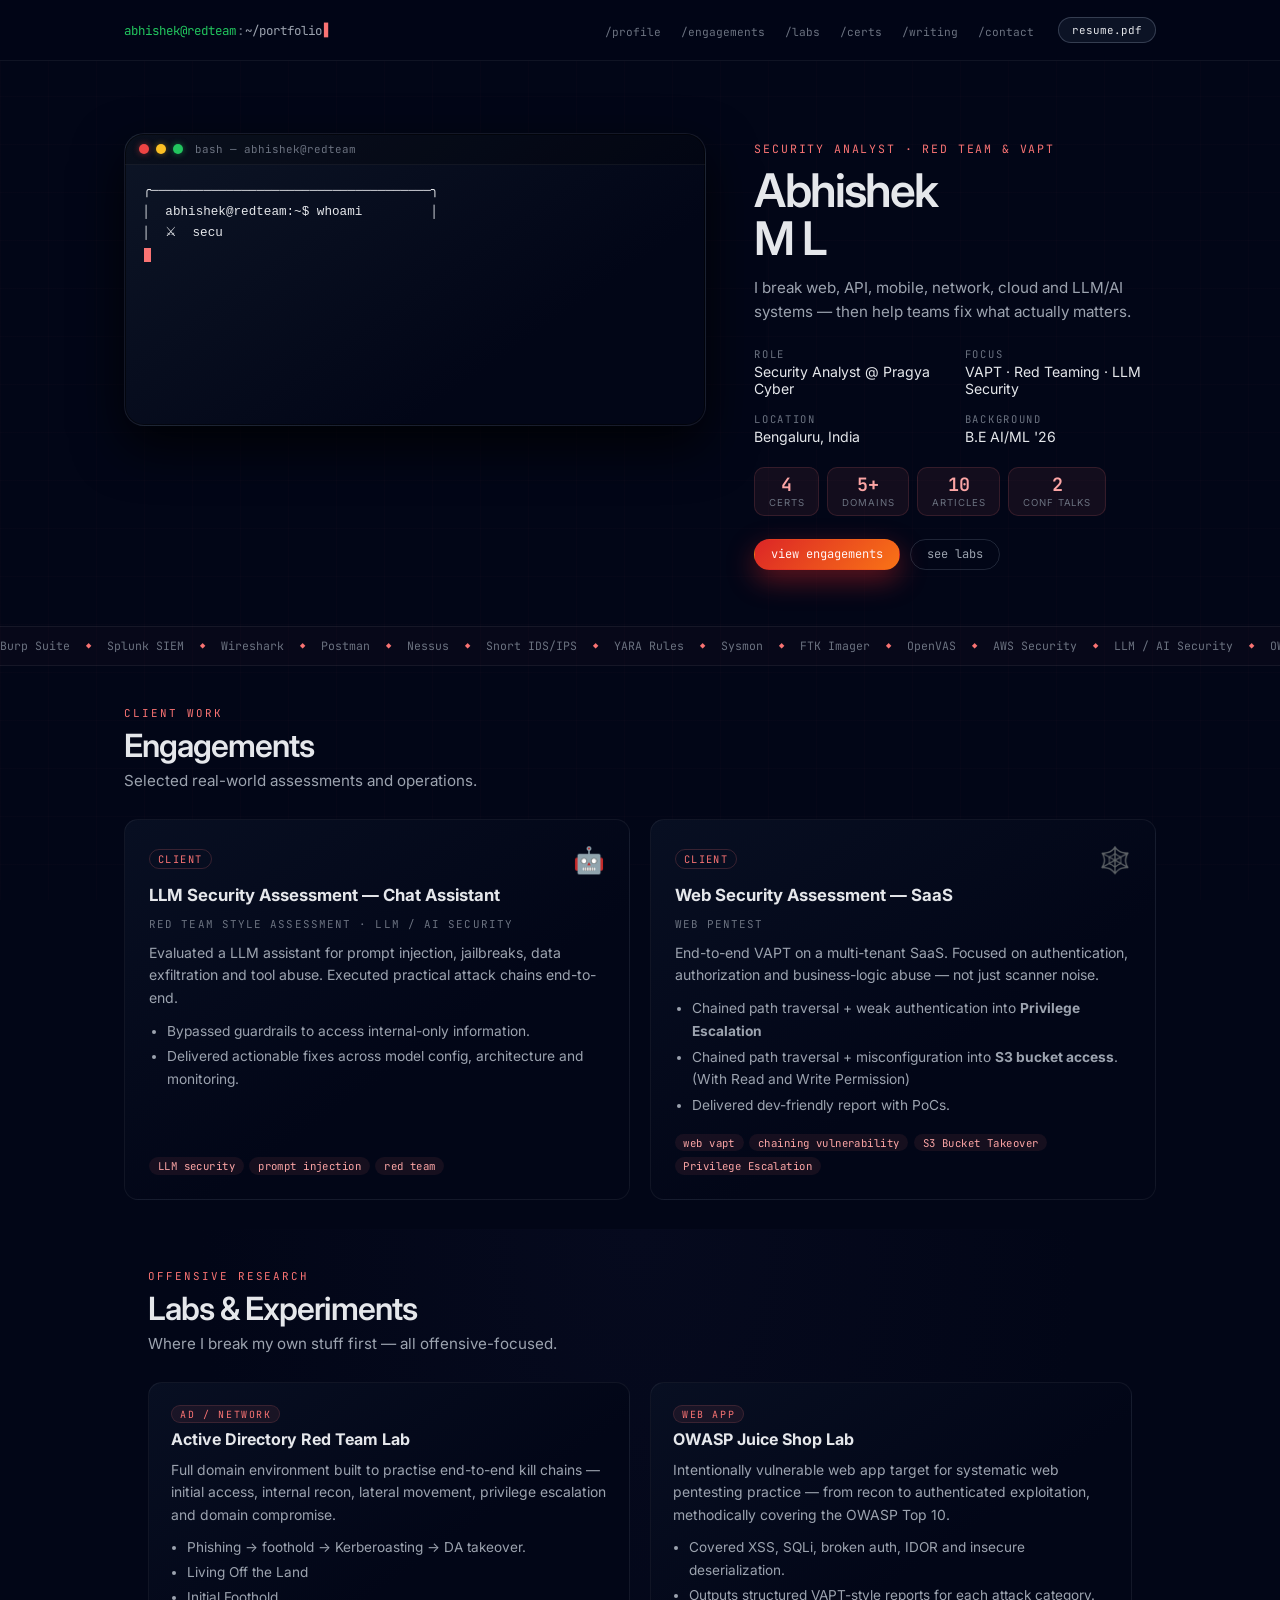
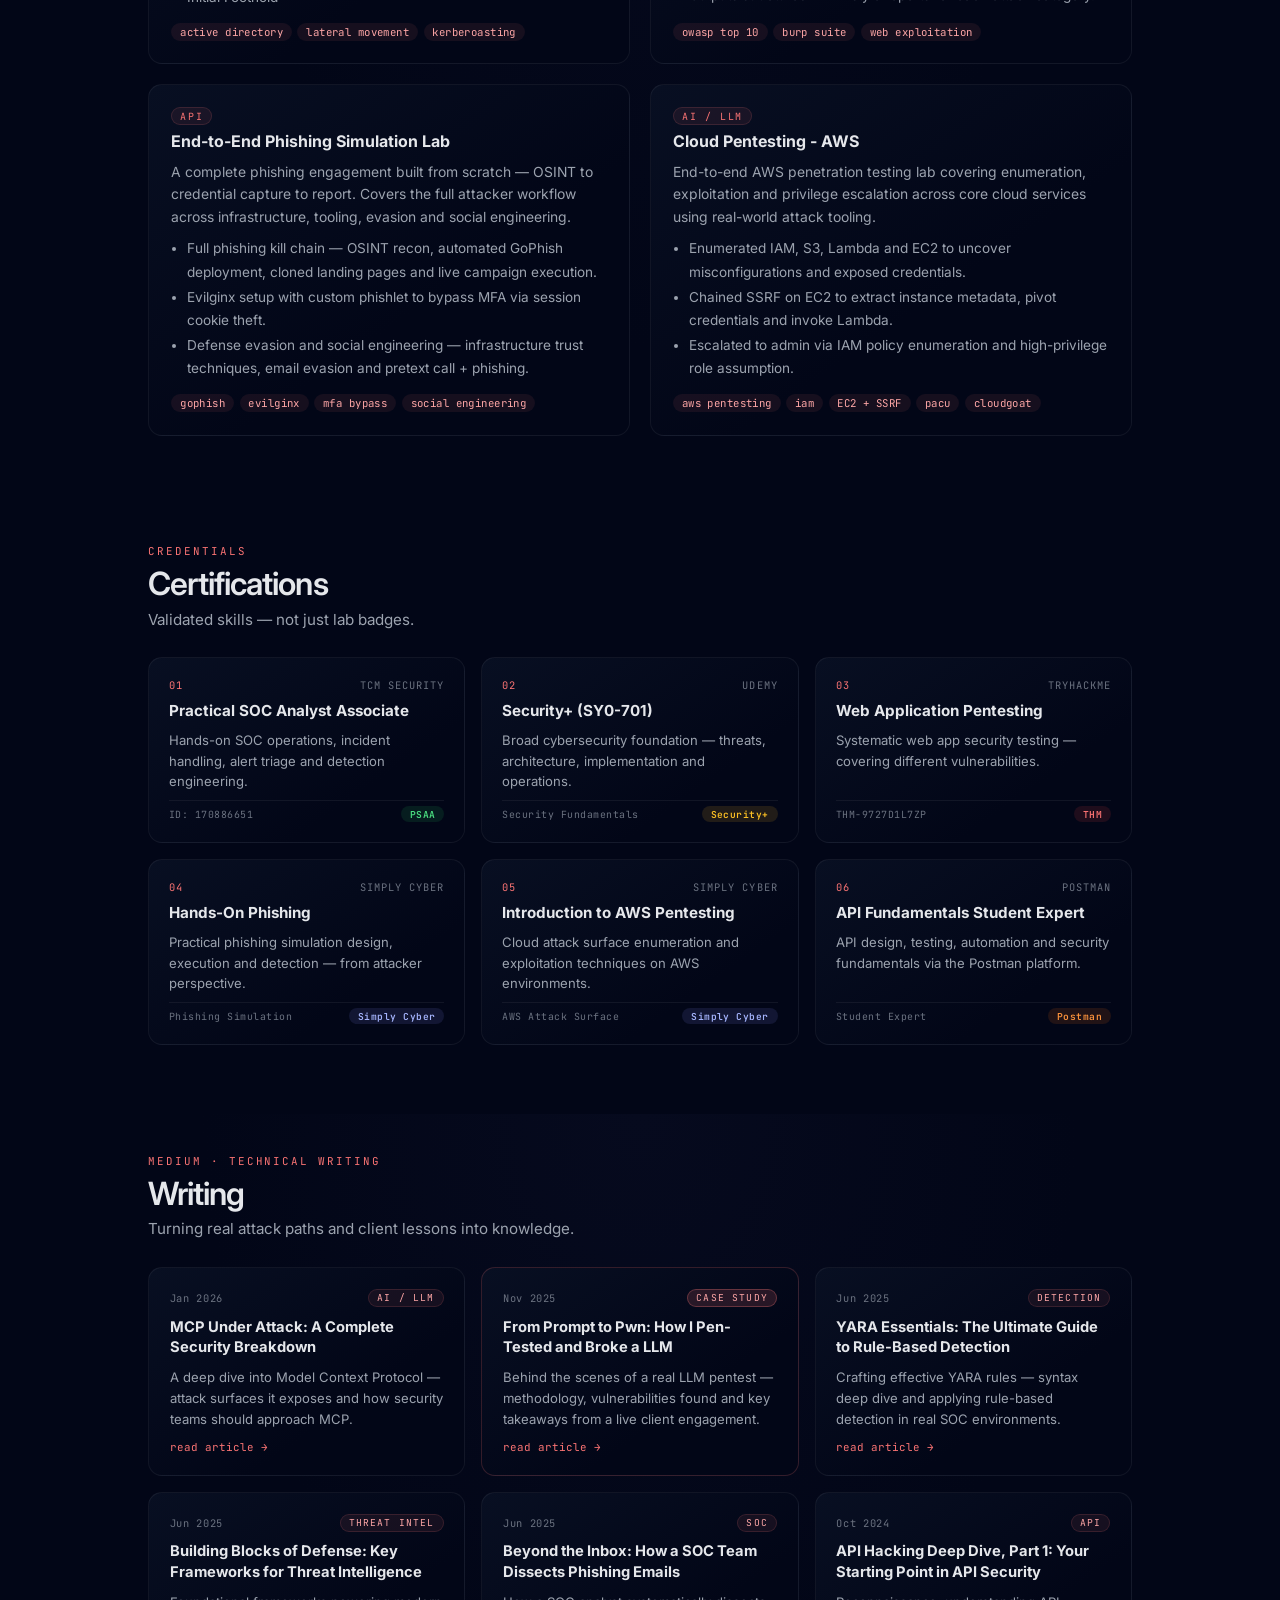
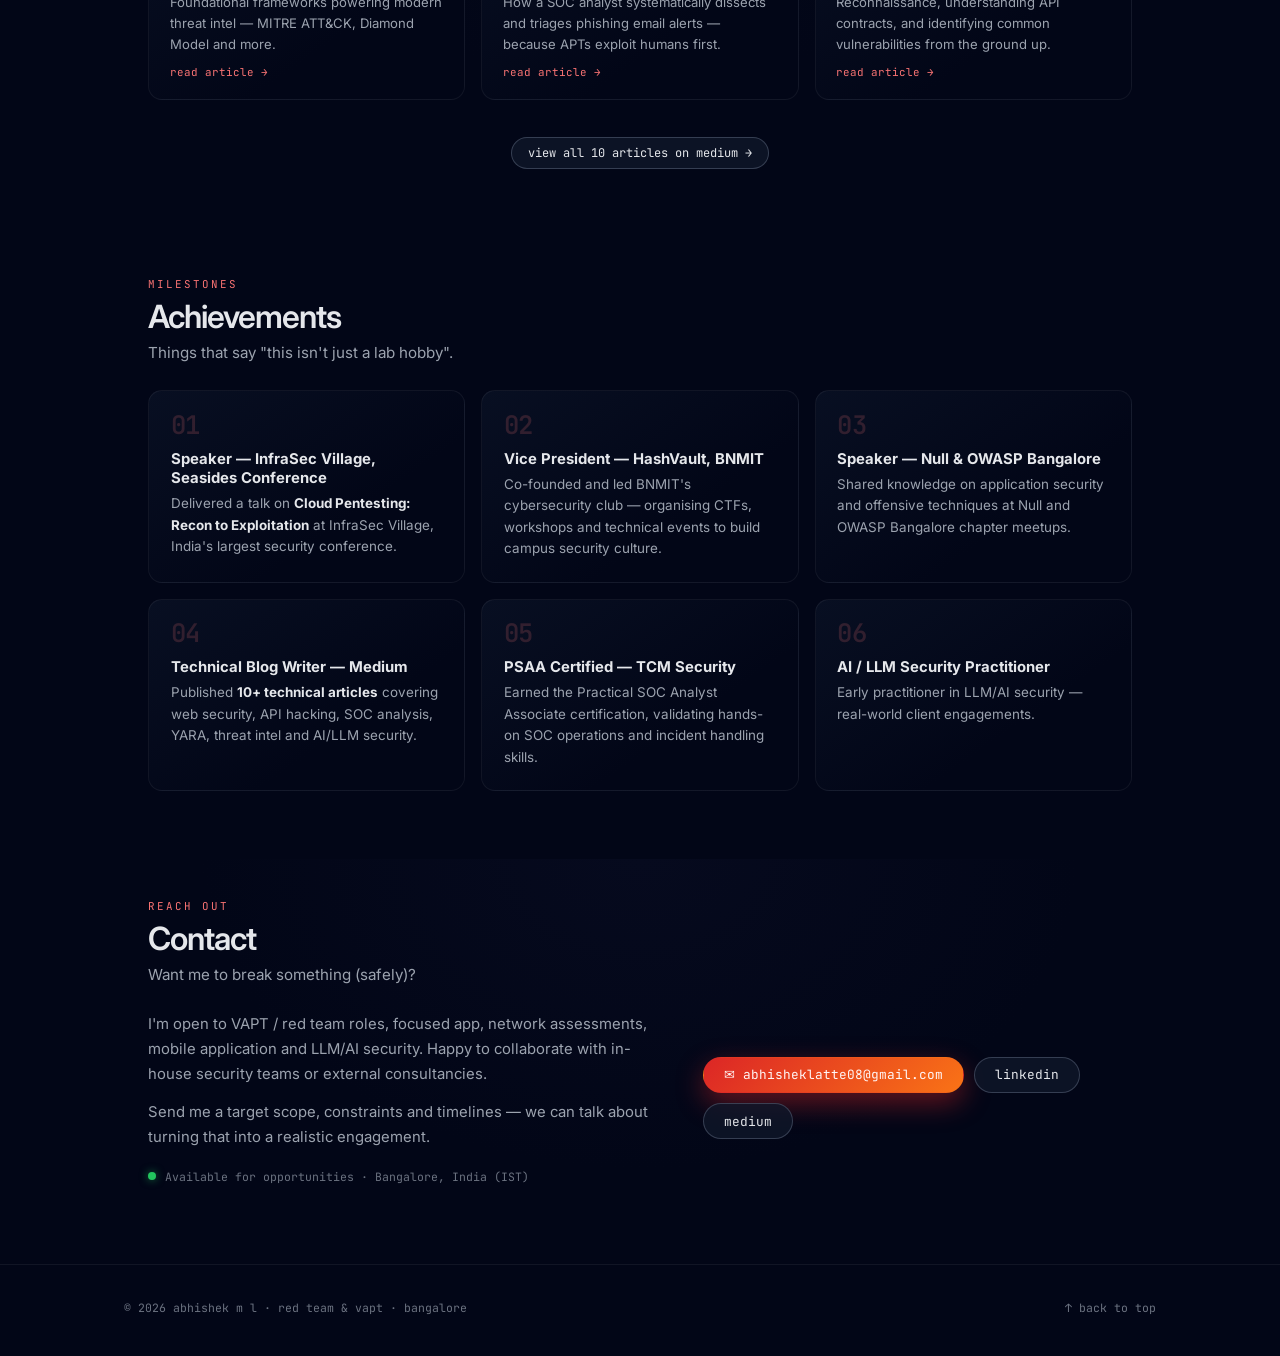
<file: index.html>
<!DOCTYPE html>
<html lang="en">
<head>
  <meta charset="UTF-8" />
  <meta name="viewport" content="width=device-width, initial-scale=1" />
  <title>Abhishek M L | Red Team & VAPT</title>
  <meta name="description" content="Abhishek M L – Security Analyst focused on red teaming, VAPT, web/API/mobile pentesting and LLM/AI security testing." />
  <link rel="stylesheet" href="styles.css" />
  <link rel="preconnect" href="https://fonts.googleapis.com" />
  <link rel="preconnect" href="https://fonts.gstatic.com" crossorigin />
  <link href="https://fonts.googleapis.com/css2?family=Inter:wght@400;500;600&family=JetBrains+Mono:wght@400;500;600&display=swap" rel="stylesheet" />
</head>
<body class="theme-dark">

  <!-- ── HEADER ── -->
  <header class="site-header">
    <div class="container header-inner">
      <div class="brand">
        <span class="brand-prompt">abhishek@redteam</span>
        <span class="brand-sep">:</span>
        <span class="brand-path">~/portfolio</span>
        <span class="brand-cursor">▋</span>
      </div>
      <nav class="nav" aria-label="Primary navigation">
        <button class="nav-toggle" aria-expanded="false" aria-label="Toggle navigation">
          <span class="nav-toggle-line"></span>
          <span class="nav-toggle-line"></span>
        </button>
        <ul class="nav-links">
          <li><a href="#profile">/profile</a></li>
          <li><a href="#engagements">/engagements</a></li>
          <li><a href="#labs">/labs</a></li>
          <li><a href="#certs">/certs</a></li>
          <li><a href="#writing">/writing</a></li>
          <li><a href="#contact">/contact</a></li>
        </ul>
        <a href="https://drive.google.com/uc?export=download&id=1D17cihBuZD8ao4IW9cqHFDFWUOWtG9au" class="btn btn-outline btn-nav" target="_blank" rel="noopener noreferrer">
          resume.pdf
        </a>
      </nav>
    </div>
  </header>

  <main id="top">

    <!-- ── HERO ── -->
    <section class="hero" id="profile">
      <div class="container hero-grid">

        <div class="terminal-card" aria-label="Hacker terminal">
          <div class="terminal-header">
            <span class="dot dot-red"></span>
            <span class="dot dot-amber"></span>
            <span class="dot dot-green"></span>
            <span class="terminal-title">bash — abhishek@redteam</span>
          </div>
          <div class="terminal-body">
            <pre id="terminal-output"></pre>
            <span class="terminal-cursor" aria-hidden="true"></span>
          </div>
        </div>

        <aside class="hero-details">
          <p class="hero-tagline">Security Analyst · Red Team & VAPT</p>
          <h1>Abhishek<br>M L</h1>
          <p class="hero-blurb">
            I break web, API, mobile, network, cloud and LLM/AI systems — then help teams fix what actually matters.
          </p>

          <dl class="hero-meta">
            <div>
              <dt>Role</dt>
              <dd>Security Analyst @ Pragya Cyber</dd>
            </div>
            <div>
              <dt>Focus</dt>
              <dd>VAPT · Red Teaming · LLM Security</dd>
            </div>
            <div>
              <dt>Location</dt>
              <dd>Bengaluru, India</dd>
            </div>
            <div>
              <dt>Background</dt>
              <dd>B.E AI/ML '26</dd>
            </div>
          </dl>

          <div class="stat-row">
            <div class="stat-pill"><span class="stat-num">4</span><span class="stat-label">Certs</span></div>
            <div class="stat-pill"><span class="stat-num">5+</span><span class="stat-label">Domains</span></div>
            <div class="stat-pill"><span class="stat-num">10</span><span class="stat-label">Articles</span></div>
            <div class="stat-pill"><span class="stat-num">2</span><span class="stat-label">Conf Talks</span></div>
          </div>

          <div class="hero-actions">
            <a href="#engagements" class="btn btn-primary">view engagements</a>
            <a href="#labs" class="btn btn-ghost">see labs</a>
          </div>
        </aside>
      </div>

      <!-- tool ticker -->
      <div class="ticker-wrap" aria-hidden="true">
        <div class="ticker-track">
          <span>Burp Suite</span><span class="sep">◆</span>
          <span>Splunk SIEM</span><span class="sep">◆</span>
          <span>Wireshark</span><span class="sep">◆</span>
          <span>Postman</span><span class="sep">◆</span>
          <span>Nessus</span><span class="sep">◆</span>
          <span>Snort IDS/IPS</span><span class="sep">◆</span>
          <span>YARA Rules</span><span class="sep">◆</span>
          <span>Sysmon</span><span class="sep">◆</span>
          <span>FTK Imager</span><span class="sep">◆</span>
          <span>OpenVAS</span><span class="sep">◆</span>
          <span>AWS Security</span><span class="sep">◆</span>
          <span>LLM / AI Security</span><span class="sep">◆</span>
          <span>OWASP Top 10</span><span class="sep">◆</span>
          <span>Mobile App Security</span><span class="sep">◆</span>
          <!-- dupe for seamless loop -->
          <span>Burp Suite</span><span class="sep">◆</span>
          <span>Splunk SIEM</span><span class="sep">◆</span>
          <span>Wireshark</span><span class="sep">◆</span>
          <span>Postman</span><span class="sep">◆</span>
          <span>Nessus</span><span class="sep">◆</span>
          <span>Snort IDS/IPS</span><span class="sep">◆</span>
          <span>YARA Rules</span><span class="sep">◆</span>
          <span>Sysmon</span><span class="sep">◆</span>
          <span>FTK Imager</span><span class="sep">◆</span>
          <span>OpenVAS</span><span class="sep">◆</span>
          <span>AWS Security</span><span class="sep">◆</span>
          <span>LLM / AI Security</span><span class="sep">◆</span>
          <span>OWASP Top 10</span><span class="sep">◆</span>
          <span>Mobile App Security</span><span class="sep">◆</span>
        </div>
      </div>
    </section>

    <!-- ── ENGAGEMENTS ── -->
    <section id="engagements" class="section">
      <div class="container section-inner">
        <header class="section-header">
          <div class="section-label">client work</div>
          <h2>Engagements</h2>
          <p>Selected real-world assessments and operations.</p>
        </header>

        <div class="engagements-grid">
          <article class="eng-card">
            <div class="eng-card-top">
              <span class="eng-type client">client</span>
              <div class="eng-icon">🤖</div>
            </div>
            <h3>LLM Security Assessment — Chat Assistant</h3>
            <p class="eng-subtitle">Red team style assessment · LLM / AI security</p>
            <p class="eng-body">
              Evaluated a LLM assistant for prompt injection, jailbreaks, data exfiltration and tool abuse. Executed practical attack chains end-to-end.
            </p>
            <ul class="eng-highlights">
              <li>Bypassed guardrails to access internal-only information.</li>
              <li>Delivered actionable fixes across model config, architecture and monitoring.</li>
            </ul>
            <footer class="eng-footer">
              <span class="tag">LLM security</span>
              <span class="tag">prompt injection</span>
              <span class="tag">red team</span>
            </footer>
          </article>

          <article class="eng-card">
            <div class="eng-card-top">
              <span class="eng-type client">client</span>
              <div class="eng-icon">🕸️</div>
            </div>
            <h3>Web Security Assessment — SaaS</h3>
            <p class="eng-subtitle">Web pentest</p>
            <p class="eng-body">
              End-to-end VAPT on a multi-tenant SaaS.
              Focused on authentication, authorization and business-logic abuse — not just scanner noise.
            </p>
            <ul class="eng-highlights">
              <li>Chained path traversal + weak authentication into <b>Privilege Escalation</b></li>
              <li>Chained path traversal + misconfiguration into <b>S3 bucket access</b>.(With Read and Write Permission)</li>
              <li>Delivered dev-friendly report with PoCs.</li>
            </ul>
            <footer class="eng-footer">
              <span class="tag">web vapt</span>
              <span class="tag">chaining vulnerability</span>
              <span class="tag">S3 Bucket Takeover</span>
              <span class="tag">Privilege Escalation</span>
            </footer>
          </article>
        </div>


    <!-- ── LABS ── -->
    <section id="labs" class="section section-alt">
      <div class="container section-inner">
        <header class="section-header">
          <div class="section-label">offensive research</div>
          <h2>Labs & Experiments</h2>
          <p>Where I break my own stuff first — all offensive-focused.</p>
        </header>

        <div class="labs-grid">
          <article class="lab-card">
            <div class="lab-header">
              <span class="lab-badge">AD / Network</span>
              <h3>Active Directory Red Team Lab</h3>
            </div>
            <p>
              Full domain environment built to practise end-to-end kill chains — initial access, internal recon,
              lateral movement, privilege escalation and domain compromise.
            </p>
            <ul>
              <li>Phishing → foothold → Kerberoasting → DA takeover.</li>
              <li>Living Off the Land</li>
              <li>Initial Foothold</li>
            </ul>
            <div class="lab-tags">
              <span class="tag">active directory</span>
              <span class="tag">lateral movement</span>
              <span class="tag">kerberoasting</span>
            </div>
          </article>

          <article class="lab-card">
            <div class="lab-header">
              <span class="lab-badge">Web App</span>
              <h3>OWASP Juice Shop Lab</h3>
            </div>
            <p>
              Intentionally vulnerable web app target for systematic web pentesting practice —
              from recon to authenticated exploitation, methodically covering the OWASP Top 10.
            </p>
            <ul>
              <li>Covered XSS, SQLi, broken auth, IDOR and insecure deserialization.</li>
              <li>Outputs structured VAPT-style reports for each attack category.</li>
            </ul>
            <div class="lab-tags">
              <span class="tag">owasp top 10</span>
              <span class="tag">burp suite</span>
              <span class="tag">web exploitation</span>
            </div>
          </article>

          <article class="lab-card">
            <div class="lab-header">
              <span class="lab-badge">API</span>
              <h3>End-to-End Phishing Simulation Lab</h3>
            </div>
            <p>
              A complete phishing engagement built from scratch — OSINT to credential capture to report. Covers the full attacker workflow across infrastructure, tooling, evasion and social engineering.
            </p>
            <ul>
              <li>Full phishing kill chain — OSINT recon, automated GoPhish deployment, cloned landing pages and live campaign execution.</li>
              <li>Evilginx setup with custom phishlet to bypass MFA via session cookie theft.</li>
              <li>Defense evasion and social engineering — infrastructure trust techniques, email evasion and pretext call + phishing.</li>
            </ul>
            <div class="lab-tags">
              <span class="tag">gophish</span>
              <span class="tag">evilginx</span>
              <span class="tag">mfa bypass</span>
              <span class="tag">social engineering</span>
            </div>
          </article>

          <article class="lab-card">
            <div class="lab-header">
              <span class="lab-badge">AI / LLM</span>
              <h3>Cloud Pentesting - AWS</h3>
            </div>
            <p>
             End-to-end AWS penetration testing lab covering enumeration, exploitation and privilege escalation across core cloud services using real-world attack tooling.
            </p>
            <ul>
              <li>Enumerated IAM, S3, Lambda and EC2 to uncover misconfigurations and exposed credentials.</li>
              <li>Chained SSRF on EC2 to extract instance metadata, pivot credentials and invoke Lambda.</li>
              <li>Escalated to admin via IAM policy enumeration and high-privilege role assumption.</li>
            </ul>
            <div class="lab-tags">
              <span class="tag">aws pentesting</span>
              <span class="tag">iam</span>
              <span class="tag">EC2 + SSRF</span>
              <span class="tag">pacu</span>
               <span class="tag">cloudgoat</span>
            </div>
          </article>
        </div>
      </div>
    </section>

    <!-- ── CERTIFICATIONS ── -->
    <section id="certs" class="section">
      <div class="container section-inner">
        <header class="section-header">
          <div class="section-label">credentials</div>
          <h2>Certifications</h2>
          <p>Validated skills — not just lab badges.</p>
        </header>

        <div class="certs-grid">
          <article class="cert-card">
            <div class="cert-top">
              <span class="cert-num">01</span>
              <span class="cert-issuer">TCM Security</span>
            </div>
            <h3 class="cert-name">Practical SOC Analyst Associate</h3>
            <p class="cert-desc">Hands-on SOC operations, incident handling, alert triage and detection engineering.</p>
            <div class="cert-meta">
              <span class="cert-id">ID: 170886651</span>
              <span class="cert-badge psaa">PSAA</span>
            </div>
          </article>

          <article class="cert-card">
            <div class="cert-top">
              <span class="cert-num">02</span>
              <span class="cert-issuer">Udemy</span>
            </div>
            <h3 class="cert-name">Security+ (SY0-701)</h3>
            <p class="cert-desc">Broad cybersecurity foundation — threats, architecture, implementation and operations.</p>
            <div class="cert-meta">
              <span class="cert-id">Security Fundamentals</span>
              <span class="cert-badge comptia">Security+</span>
            </div>
          </article>

          <article class="cert-card">
            <div class="cert-top">
              <span class="cert-num">03</span>
              <span class="cert-issuer">TryHackMe</span>
            </div>
            <h3 class="cert-name">Web Application Pentesting</h3>
            <p class="cert-desc">Systematic web app security testing — covering different vulnerabilities.</p>
            <div class="cert-meta">
              <span class="cert-id">THM-9727D1L7ZP</span>
              <span class="cert-badge thm">THM</span>
            </div>
          </article>

          <article class="cert-card">
            <div class="cert-top">
              <span class="cert-num">04</span>
              <span class="cert-issuer">Simply Cyber</span>
            </div>
            <h3 class="cert-name">Hands-On Phishing</h3>
            <p class="cert-desc">Practical phishing simulation design, execution and detection — from attacker perspective.</p>
            <div class="cert-meta">
              <span class="cert-id">Phishing Simulation</span>
              <span class="cert-badge sc">Simply Cyber</span>
            </div>
          </article>

          <article class="cert-card">
            <div class="cert-top">
              <span class="cert-num">05</span>
              <span class="cert-issuer">Simply Cyber</span>
            </div>
            <h3 class="cert-name">Introduction to AWS Pentesting</h3>
            <p class="cert-desc">Cloud attack surface enumeration and exploitation techniques on AWS environments.</p>
            <div class="cert-meta">
              <span class="cert-id">AWS Attack Surface</span>
              <span class="cert-badge sc">Simply Cyber</span>
            </div>
          </article>

          <article class="cert-card">
            <div class="cert-top">
              <span class="cert-num">06</span>
              <span class="cert-issuer">Postman</span>
            </div>
            <h3 class="cert-name">API Fundamentals Student Expert</h3>
            <p class="cert-desc">API design, testing, automation and security fundamentals via the Postman platform.</p>
            <div class="cert-meta">
              <span class="cert-id">Student Expert</span>
              <span class="cert-badge postman">Postman</span>
            </div>
          </article>
        </div>
      </div>
    </section>

    <!-- ── WRITING / BLOGS ── -->
    <section id="writing" class="section section-alt">
      <div class="container section-inner">
        <header class="section-header">
          <div class="section-label">medium · technical writing</div>
          <h2>Writing</h2>
          <p>Turning real attack paths and client lessons into knowledge.</p>
        </header>

        <div class="blog-grid">
          <a class="blog-card" href="https://abhishekml.medium.com/mcp-under-attack-a-complete-security-breakdown-d39291eca13f" target="_blank" rel="noopener noreferrer">
            <div class="blog-meta-top">
              <span class="blog-date">Jan 2026</span>
              <span class="blog-tag-chip">AI / LLM</span>
            </div>
            <h3>MCP Under Attack: A Complete Security Breakdown</h3>
            <p>A deep dive into Model Context Protocol — attack surfaces it exposes and how security teams should approach MCP.</p>
            <span class="blog-read">read article →</span>
          </a>

          <a class="blog-card blog-card-featured" href="https://abhishekml.medium.com/from-prompt-to-pwn-how-i-pen-tested-and-broke-a-llm-25471e1b22f3" target="_blank" rel="noopener noreferrer">
            <div class="blog-meta-top">
              <span class="blog-date">Nov 2025</span>
              <span class="blog-tag-chip featured-chip">Case Study</span>
            </div>
            <h3>From Prompt to Pwn: How I Pen-Tested and Broke a LLM</h3>
            <p>Behind the scenes of a real LLM pentest — methodology, vulnerabilities found and key takeaways from a live client engagement.</p>
            <span class="blog-read">read article →</span>
          </a>

          <a class="blog-card" href="https://abhishekml.medium.com/yara-essentials-the-ultimate-guide-to-rule-based-detection-9f65437f2298" target="_blank" rel="noopener noreferrer">
            <div class="blog-meta-top">
              <span class="blog-date">Jun 2025</span>
              <span class="blog-tag-chip">Detection</span>
            </div>
            <h3>YARA Essentials: The Ultimate Guide to Rule-Based Detection</h3>
            <p>Crafting effective YARA rules — syntax deep dive and applying rule-based detection in real SOC environments.</p>
            <span class="blog-read">read article →</span>
          </a>

          <a class="blog-card" href="https://abhishekml.medium.com/building-blocks-of-defense-key-frameworks-for-threat-intelligence-d6ca49fd619f" target="_blank" rel="noopener noreferrer">
            <div class="blog-meta-top">
              <span class="blog-date">Jun 2025</span>
              <span class="blog-tag-chip">Threat Intel</span>
            </div>
            <h3>Building Blocks of Defense: Key Frameworks for Threat Intelligence</h3>
            <p>Foundational frameworks powering modern threat intel — MITRE ATT&CK, Diamond Model and more.</p>
            <span class="blog-read">read article →</span>
          </a>

          <a class="blog-card" href="https://abhishekml.medium.com/beyond-the-inbox-how-a-soc-team-dissects-phishing-emails-a5a7bf97fbb4" target="_blank" rel="noopener noreferrer">
            <div class="blog-meta-top">
              <span class="blog-date">Jun 2025</span>
              <span class="blog-tag-chip">SOC</span>
            </div>
            <h3>Beyond the Inbox: How a SOC Team Dissects Phishing Emails</h3>
            <p>How a SOC analyst systematically dissects and triages phishing email alerts — because APTs exploit humans first.</p>
            <span class="blog-read">read article →</span>
          </a>

          <a class="blog-card" href="https://abhishekml.medium.com/api-hacking-deep-dive-part-1-your-starting-point-in-api-security-25502b80a5d0" target="_blank" rel="noopener noreferrer">
            <div class="blog-meta-top">
              <span class="blog-date">Oct 2024</span>
              <span class="blog-tag-chip">API</span>
            </div>
            <h3>API Hacking Deep Dive, Part 1: Your Starting Point in API Security</h3>
            <p>Reconnaissance, understanding API contracts, and identifying common vulnerabilities from the ground up.</p>
            <span class="blog-read">read article →</span>
          </a>
        </div>

        <div class="blog-cta">
          <a href="https://abhishekml.medium.com/" target="_blank" rel="noopener noreferrer" class="btn btn-outline">
            view all 10 articles on medium →
          </a>
        </div>
      </div>
    </section>

    <!-- ── ACHIEVEMENTS ── -->
    <section id="achievements" class="section">
      <div class="container section-inner">
        <header class="section-header">
          <div class="section-label">milestones</div>
          <h2>Achievements</h2>
          <p>Things that say "this isn't just a lab hobby".</p>
        </header>

        <div class="achieve-grid">
          <article class="achieve-card">
            <span class="achieve-num">01</span>
            <div>
              <h3>Speaker — InfraSec Village, Seasides Conference</h3>
              <p>Delivered a talk on <strong>Cloud Pentesting: Recon to Exploitation</strong> at InfraSec Village, India's largest security conference.</p>
            </div>
          </article>

          <article class="achieve-card">
            <span class="achieve-num">02</span>
            <div>
              <h3>Vice President — HashVault, BNMIT</h3>
              <p>Co-founded and led BNMIT's cybersecurity club — organising CTFs, workshops and technical events to build campus security culture.</p>
            </div>
          </article>

          <article class="achieve-card">
            <span class="achieve-num">03</span>
            <div>
              <h3>Speaker — Null & OWASP Bangalore</h3>
              <p>Shared knowledge on application security and offensive techniques at Null and OWASP Bangalore chapter meetups.</p>
            </div>
          </article>

          <article class="achieve-card">
            <span class="achieve-num">04</span>
            <div>
              <h3>Technical Blog Writer — Medium</h3>
              <p>Published <strong>10+ technical articles</strong> covering web security, API hacking, SOC analysis, YARA, threat intel and AI/LLM security.</p>
            </div>
          </article>

          <article class="achieve-card">
            <span class="achieve-num">05</span>
            <div>
              <h3>PSAA Certified — TCM Security</h3>
              <p>Earned the Practical SOC Analyst Associate certification, validating hands-on SOC operations and incident handling skills.</p>
            </div>
          </article>

          <article class="achieve-card">
            <span class="achieve-num">06</span>
            <div>
              <h3>AI / LLM Security Practitioner</h3>
              <p>Early practitioner in LLM/AI security — real-world client engagements.</p>
            </div>
          </article>
        </div>
      </div>
    </section>

    <!-- ── CONTACT ── -->
    <section id="contact" class="section section-alt">
      <div class="container section-inner">
        <header class="section-header">
          <div class="section-label">reach out</div>
          <h2>Contact</h2>
          <p>Want me to break something (safely)?</p>
        </header>

        <div class="contact-grid">
          <div class="contact-body">
            <p>
              I'm open to VAPT / red team roles, focused app, network assessments, mobile application and LLM/AI security.
              Happy to collaborate with in-house security teams or external consultancies.
            </p>
            <p>
              Send me a target scope, constraints and timelines — we can talk about turning that into a realistic engagement.
            </p>
            <div class="contact-availability">
              <span class="avail-dot"></span>
              <span>Available for opportunities · Bangalore, India (IST)</span>
            </div>
          </div>
          <div class="contact-actions">
            <a href="mailto:abhisheklatte08@gmail.com" class="btn btn-primary btn-lg">✉ abhisheklatte08@gmail.com</a>
            <a href="https://www.linkedin.com/in/abhishek-m-latte-5a4208259" target="_blank" rel="noopener noreferrer" class="btn btn-outline btn-lg">linkedin</a>
            <a href="https://abhishekml.medium.com/" target="_blank" rel="noopener noreferrer" class="btn btn-outline btn-lg">medium</a>
          </div>
        </div>
      </div>
    </section>

  </main>

  <footer class="site-footer">
    <div class="container footer-inner">
      <p>© <span id="year"></span> abhishek m l · red team & vapt · bangalore</p>
      <a href="#top" class="back-to-top">↑ back to top</a>
    </div>
  </footer>

  <script src="main.js"></script>
</body>
</html>
</file>
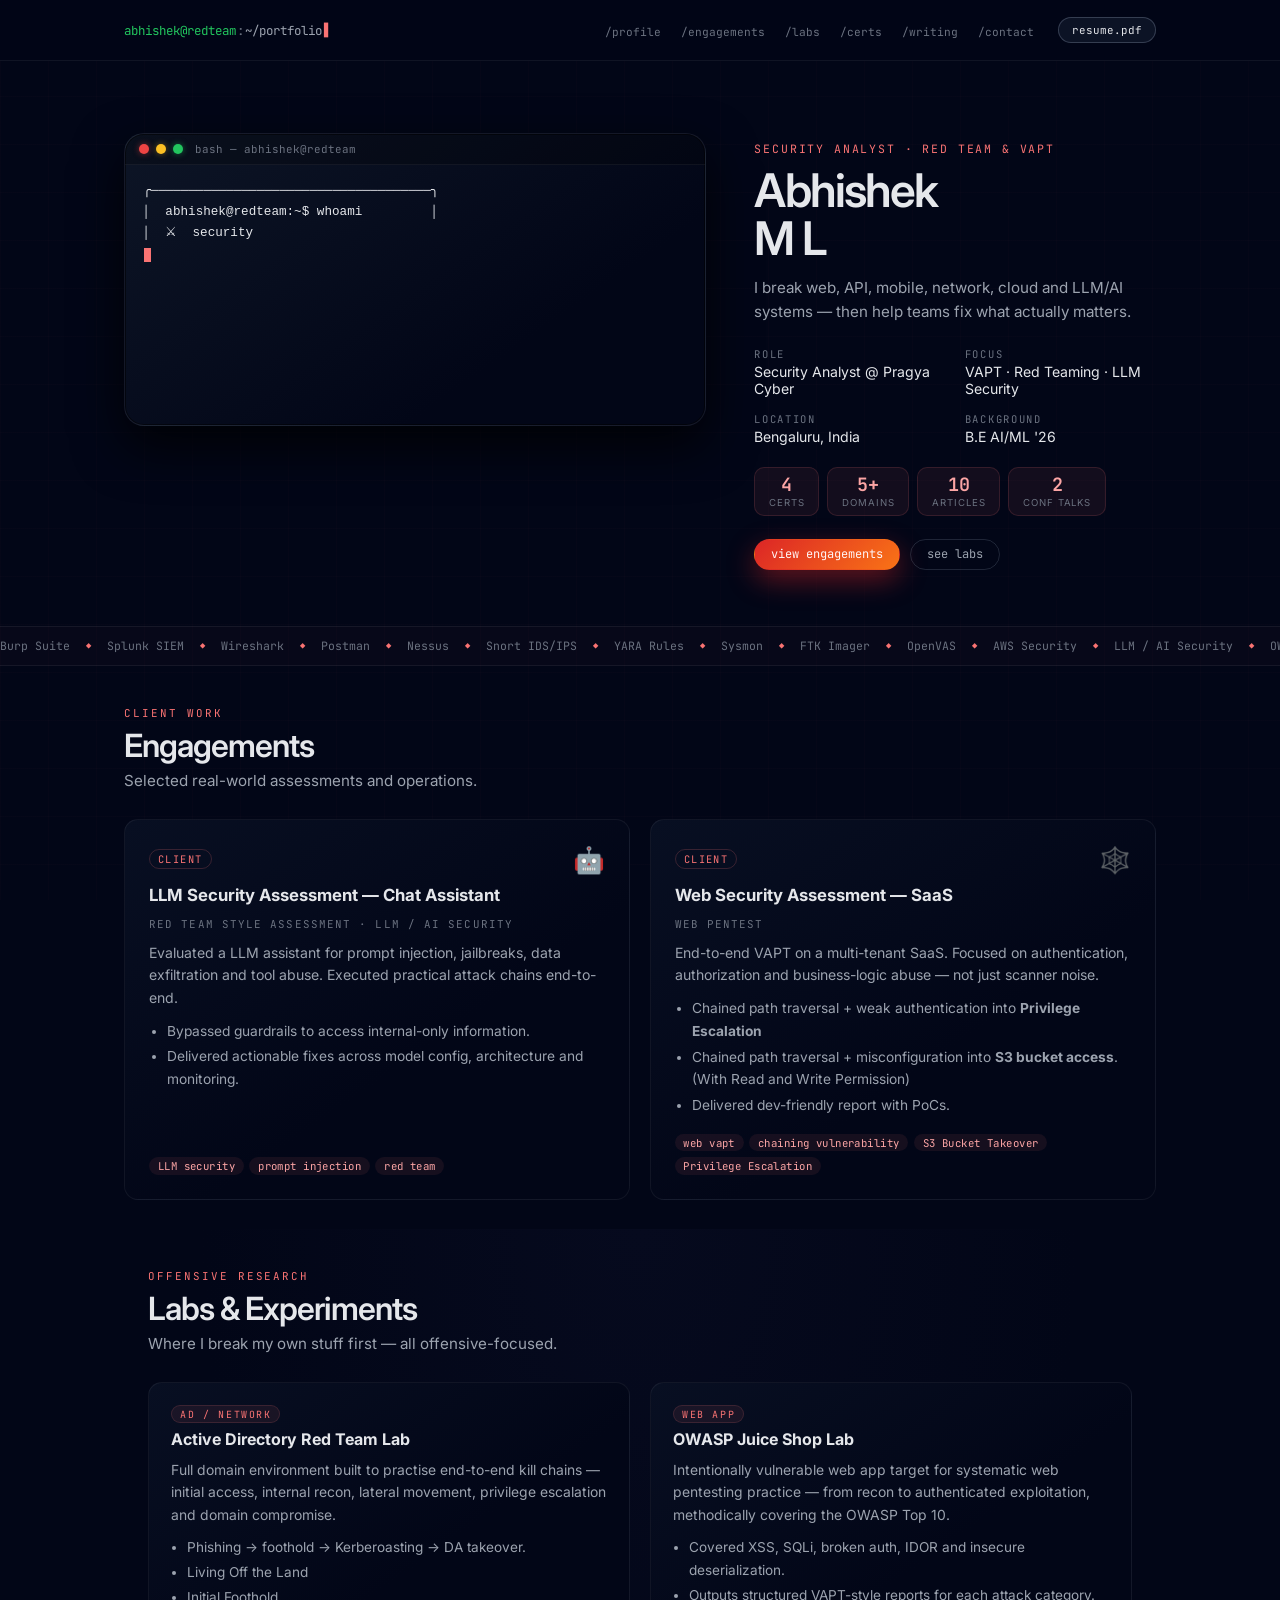
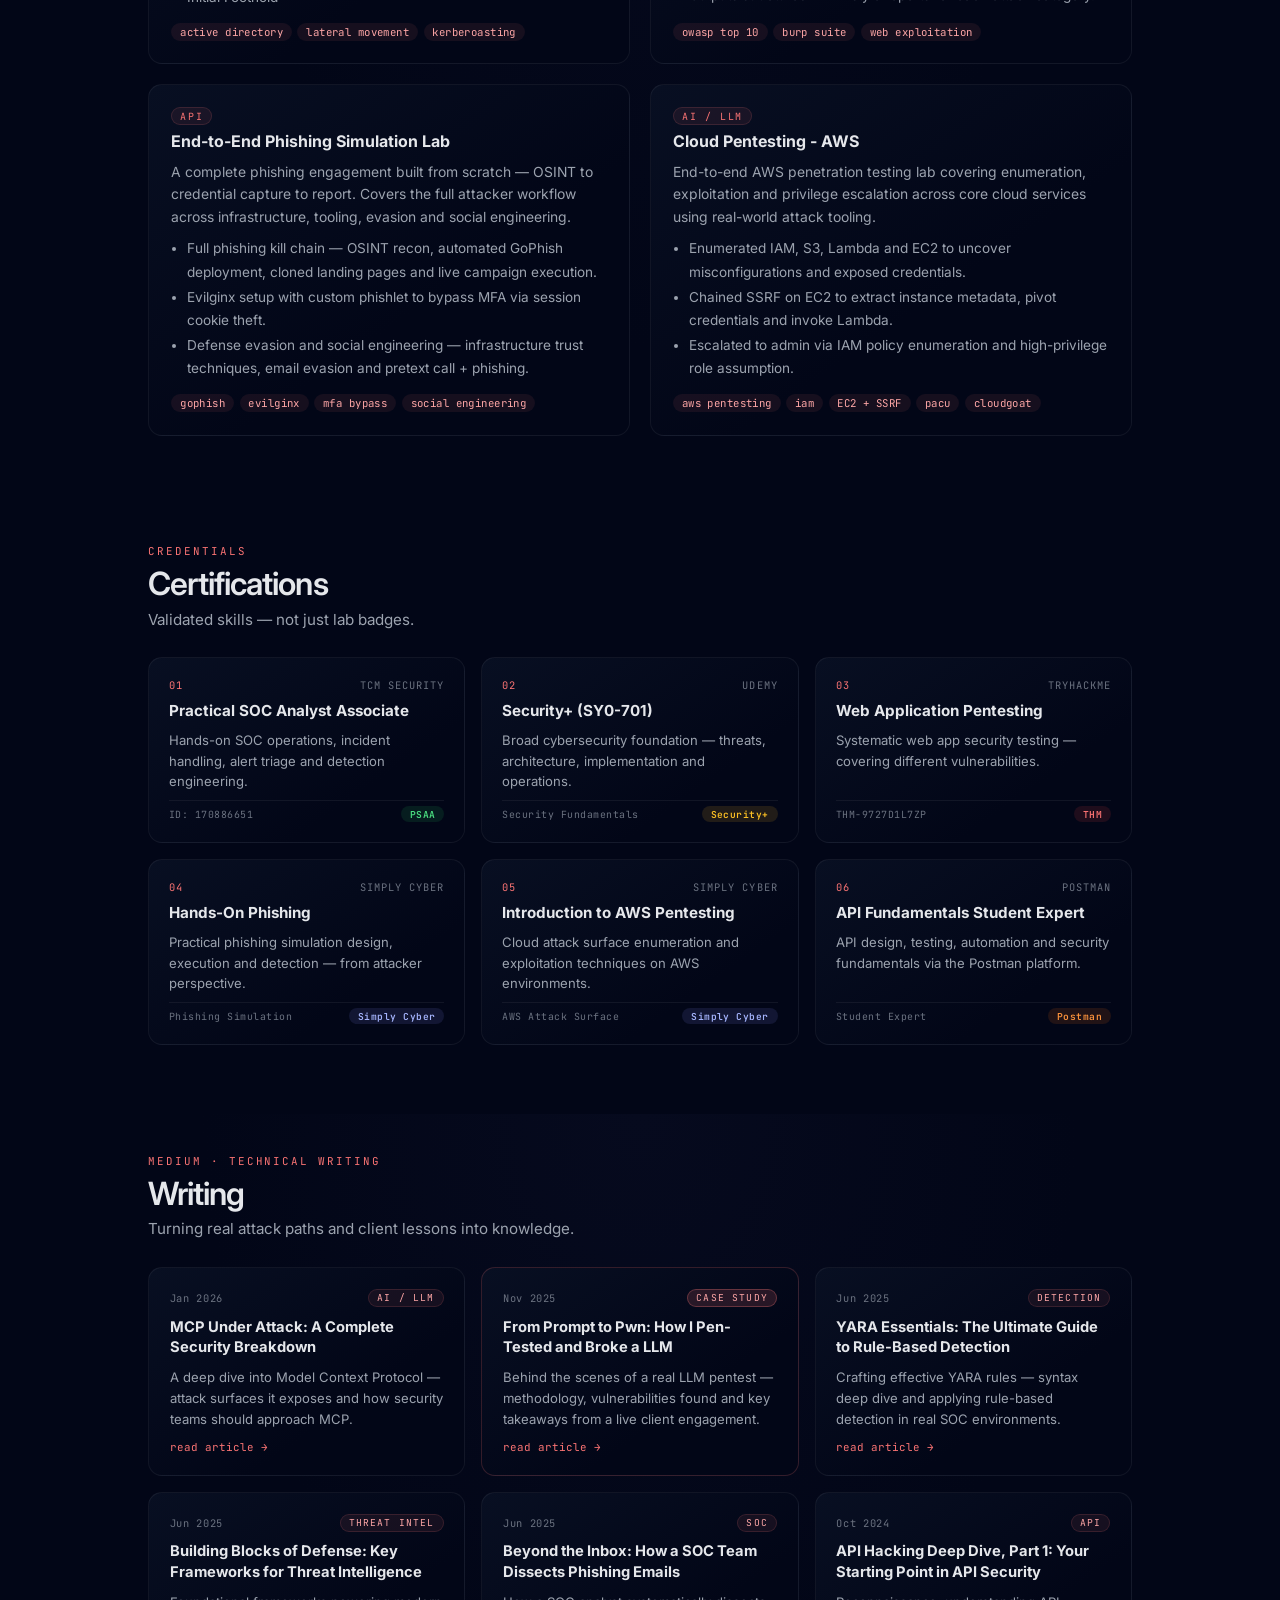
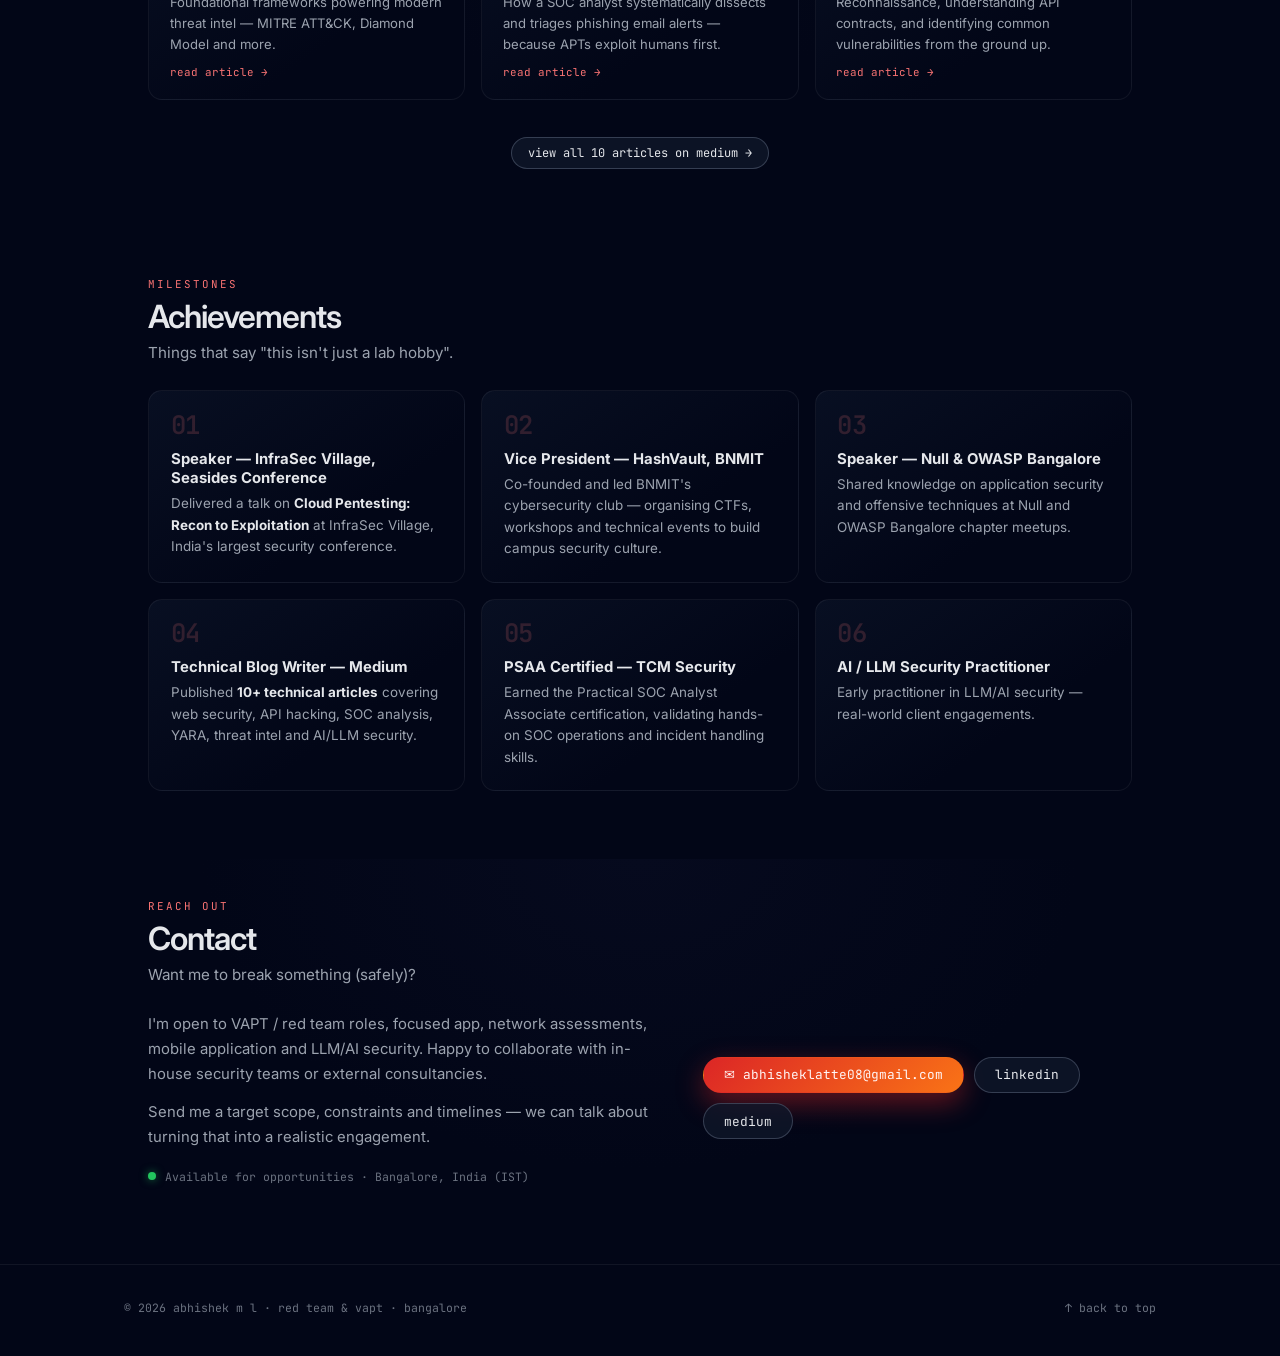
<file: index_v2.html>
<!DOCTYPE html>
<html lang="en">
<head>
  <meta charset="UTF-8" />
  <meta name="viewport" content="width=device-width, initial-scale=1" />
  <title>Abhishek M L | Red Team & VAPT</title>
  <meta name="description" content="Abhishek M L – Security Analyst focused on red teaming, VAPT, web/API/mobile pentesting and LLM/AI security testing." />
  <link rel="stylesheet" href="styles.css" />
  <link rel="preconnect" href="https://fonts.googleapis.com" />
  <link rel="preconnect" href="https://fonts.gstatic.com" crossorigin />
  <link href="https://fonts.googleapis.com/css2?family=Inter:wght@400;500;600&family=JetBrains+Mono:wght@400;500;600&display=swap" rel="stylesheet" />
</head>
<body class="theme-dark">

  <!-- ── HEADER ── -->
  <header class="site-header">
    <div class="container header-inner">
      <div class="brand">
        <span class="brand-prompt">abhishek@redteam</span>
        <span class="brand-sep">:</span>
        <span class="brand-path">~/portfolio</span>
        <span class="brand-cursor">▋</span>
      </div>
      <nav class="nav" aria-label="Primary navigation">
        <button class="nav-toggle" aria-expanded="false" aria-label="Toggle navigation">
          <span class="nav-toggle-line"></span>
          <span class="nav-toggle-line"></span>
        </button>
        <ul class="nav-links">
          <li><a href="#profile">/profile</a></li>
          <li><a href="#engagements">/engagements</a></li>
          <li><a href="#labs">/labs</a></li>
          <li><a href="#certs">/certs</a></li>
          <li><a href="#writing">/writing</a></li>
          <li><a href="#contact">/contact</a></li>
        </ul>
        <a href="https://drive.google.com/uc?export=download&id=1uWiiZgE2S1hVLwxZsFG_g4KNX1Epmj5O" class="btn btn-outline btn-nav" target="_blank" rel="noopener noreferrer">
          resume.pdf
        </a>
      </nav>
    </div>
  </header>

  <main id="top">

    <!-- ── HERO ── -->
    <section class="hero" id="profile">
      <div class="container hero-grid">

        <div class="terminal-card" aria-label="Hacker terminal">
          <div class="terminal-header">
            <span class="dot dot-red"></span>
            <span class="dot dot-amber"></span>
            <span class="dot dot-green"></span>
            <span class="terminal-title">bash — abhishek@redteam</span>
          </div>
          <div class="terminal-body">
            <pre id="terminal-output"></pre>
            <span class="terminal-cursor" aria-hidden="true"></span>
          </div>
        </div>

        <aside class="hero-details">
          <p class="hero-tagline">Security Analyst · Red Team & VAPT</p>
          <h1>Abhishek<br>M L</h1>
          <p class="hero-blurb">
            I break web, API, mobile, network, cloud and LLM/AI systems — then help teams fix what actually matters.
          </p>

          <dl class="hero-meta">
            <div>
              <dt>Role</dt>
              <dd>Security Analyst @ Pragya Cyber</dd>
            </div>
            <div>
              <dt>Focus</dt>
              <dd>VAPT · Red Teaming · LLM Security</dd>
            </div>
            <div>
              <dt>Location</dt>
              <dd>Bengaluru, India</dd>
            </div>
            <div>
              <dt>Background</dt>
              <dd>B.E AI/ML '26</dd>
            </div>
          </dl>

          <div class="stat-row">
            <div class="stat-pill"><span class="stat-num">4</span><span class="stat-label">Certs</span></div>
            <div class="stat-pill"><span class="stat-num">5+</span><span class="stat-label">Domains</span></div>
            <div class="stat-pill"><span class="stat-num">10</span><span class="stat-label">Articles</span></div>
            <div class="stat-pill"><span class="stat-num">2</span><span class="stat-label">Conf Talks</span></div>
          </div>

          <div class="hero-actions">
            <a href="#engagements" class="btn btn-primary">view engagements</a>
            <a href="#labs" class="btn btn-ghost">see labs</a>
          </div>
        </aside>
      </div>

      <!-- tool ticker -->
      <div class="ticker-wrap" aria-hidden="true">
        <div class="ticker-track">
          <span>Burp Suite</span><span class="sep">◆</span>
          <span>Splunk SIEM</span><span class="sep">◆</span>
          <span>Wireshark</span><span class="sep">◆</span>
          <span>Postman</span><span class="sep">◆</span>
          <span>Nessus</span><span class="sep">◆</span>
          <span>Snort IDS/IPS</span><span class="sep">◆</span>
          <span>YARA Rules</span><span class="sep">◆</span>
          <span>Sysmon</span><span class="sep">◆</span>
          <span>FTK Imager</span><span class="sep">◆</span>
          <span>OpenVAS</span><span class="sep">◆</span>
          <span>AWS Security</span><span class="sep">◆</span>
          <span>LLM / AI Security</span><span class="sep">◆</span>
          <span>OWASP Top 10</span><span class="sep">◆</span>
          <span>Mobile App Security</span><span class="sep">◆</span>
          <!-- dupe for seamless loop -->
          <span>Burp Suite</span><span class="sep">◆</span>
          <span>Splunk SIEM</span><span class="sep">◆</span>
          <span>Wireshark</span><span class="sep">◆</span>
          <span>Postman</span><span class="sep">◆</span>
          <span>Nessus</span><span class="sep">◆</span>
          <span>Snort IDS/IPS</span><span class="sep">◆</span>
          <span>YARA Rules</span><span class="sep">◆</span>
          <span>Sysmon</span><span class="sep">◆</span>
          <span>FTK Imager</span><span class="sep">◆</span>
          <span>OpenVAS</span><span class="sep">◆</span>
          <span>AWS Security</span><span class="sep">◆</span>
          <span>LLM / AI Security</span><span class="sep">◆</span>
          <span>OWASP Top 10</span><span class="sep">◆</span>
          <span>Mobile App Security</span><span class="sep">◆</span>
        </div>
      </div>
    </section>

    <!-- ── ENGAGEMENTS ── -->
    <section id="engagements" class="section">
      <div class="container section-inner">
        <header class="section-header">
          <div class="section-label">client work</div>
          <h2>Engagements</h2>
          <p>Selected real-world assessments and operations.</p>
        </header>

        <div class="engagements-grid">
          <article class="eng-card">
            <div class="eng-card-top">
              <span class="eng-type client">client</span>
              <div class="eng-icon">🤖</div>
            </div>
            <h3>LLM Security Assessment — Chat Assistant</h3>
            <p class="eng-subtitle">Red team style assessment · LLM / AI security</p>
            <p class="eng-body">
              Evaluated a LLM assistant for prompt injection, jailbreaks, data exfiltration and tool abuse. Executed practical attack chains end-to-end.
            </p>
            <ul class="eng-highlights">
              <li>Bypassed guardrails to access internal-only information.</li>
              <li>Delivered actionable fixes across model config, architecture and monitoring.</li>
            </ul>
            <footer class="eng-footer">
              <span class="tag">LLM security</span>
              <span class="tag">prompt injection</span>
              <span class="tag">red team</span>
            </footer>
          </article>

          <article class="eng-card">
            <div class="eng-card-top">
              <span class="eng-type client">client</span>
              <div class="eng-icon">🕸️</div>
            </div>
            <h3>Web Security Assessment — SaaS</h3>
            <p class="eng-subtitle">Web pentest</p>
            <p class="eng-body">
              End-to-end VAPT on a multi-tenant SaaS.
              Focused on authentication, authorization and business-logic abuse — not just scanner noise.
            </p>
            <ul class="eng-highlights">
              <li>Chained path traversal + weak authentication into <b>Privilege Escalation</b></li>
              <li>Chained path traversal + misconfiguration into <b>S3 bucket access</b>.(With Read and Write Permission)</li>
              <li>Delivered dev-friendly report with PoCs.</li>
            </ul>
            <footer class="eng-footer">
              <span class="tag">web vapt</span>
              <span class="tag">chaining vulnerability</span>
              <span class="tag">S3 Bucket Takeover</span>
              <span class="tag">Privilege Escalation</span>
            </footer>
          </article>
        </div>


    <!-- ── LABS ── -->
    <section id="labs" class="section section-alt">
      <div class="container section-inner">
        <header class="section-header">
          <div class="section-label">offensive research</div>
          <h2>Labs & Experiments</h2>
          <p>Where I break my own stuff first — all offensive-focused.</p>
        </header>

        <div class="labs-grid">
          <article class="lab-card">
            <div class="lab-header">
              <span class="lab-badge">AD / Network</span>
              <h3>Active Directory Red Team Lab</h3>
            </div>
            <p>
              Full domain environment built to practise end-to-end kill chains — initial access, internal recon,
              lateral movement, privilege escalation and domain compromise.
            </p>
            <ul>
              <li>Phishing → foothold → Kerberoasting → DA takeover.</li>
              <li>Living Off the Land</li>
              <li>Initial Foothold</li>
            </ul>
            <div class="lab-tags">
              <span class="tag">active directory</span>
              <span class="tag">lateral movement</span>
              <span class="tag">kerberoasting</span>
            </div>
          </article>

          <article class="lab-card">
            <div class="lab-header">
              <span class="lab-badge">Web App</span>
              <h3>OWASP Juice Shop Lab</h3>
            </div>
            <p>
              Intentionally vulnerable web app target for systematic web pentesting practice —
              from recon to authenticated exploitation, methodically covering the OWASP Top 10.
            </p>
            <ul>
              <li>Covered XSS, SQLi, broken auth, IDOR and insecure deserialization.</li>
              <li>Outputs structured VAPT-style reports for each attack category.</li>
            </ul>
            <div class="lab-tags">
              <span class="tag">owasp top 10</span>
              <span class="tag">burp suite</span>
              <span class="tag">web exploitation</span>
            </div>
          </article>

          <article class="lab-card">
            <div class="lab-header">
              <span class="lab-badge">API</span>
              <h3>End-to-End Phishing Simulation Lab</h3>
            </div>
            <p>
              A complete phishing engagement built from scratch — OSINT to credential capture to report. Covers the full attacker workflow across infrastructure, tooling, evasion and social engineering.
            </p>
            <ul>
              <li>Full phishing kill chain — OSINT recon, automated GoPhish deployment, cloned landing pages and live campaign execution.</li>
              <li>Evilginx setup with custom phishlet to bypass MFA via session cookie theft.</li>
              <li>Defense evasion and social engineering — infrastructure trust techniques, email evasion and pretext call + phishing.</li>
            </ul>
            <div class="lab-tags">
              <span class="tag">gophish</span>
              <span class="tag">evilginx</span>
              <span class="tag">mfa bypass</span>
              <span class="tag">social engineering</span>
            </div>
          </article>

          <article class="lab-card">
            <div class="lab-header">
              <span class="lab-badge">AI / LLM</span>
              <h3>Cloud Pentesting - AWS</h3>
            </div>
            <p>
             End-to-end AWS penetration testing lab covering enumeration, exploitation and privilege escalation across core cloud services using real-world attack tooling.
            </p>
            <ul>
              <li>Enumerated IAM, S3, Lambda and EC2 to uncover misconfigurations and exposed credentials.</li>
              <li>Chained SSRF on EC2 to extract instance metadata, pivot credentials and invoke Lambda.</li>
              <li>Escalated to admin via IAM policy enumeration and high-privilege role assumption.</li>
            </ul>
            <div class="lab-tags">
              <span class="tag">aws pentesting</span>
              <span class="tag">iam</span>
              <span class="tag">EC2 + SSRF</span>
              <span class="tag">pacu</span>
               <span class="tag">cloudgoat</span>
            </div>
          </article>
        </div>
      </div>
    </section>

    <!-- ── CERTIFICATIONS ── -->
    <section id="certs" class="section">
      <div class="container section-inner">
        <header class="section-header">
          <div class="section-label">credentials</div>
          <h2>Certifications</h2>
          <p>Validated skills — not just lab badges.</p>
        </header>

        <div class="certs-grid">
          <article class="cert-card">
            <div class="cert-top">
              <span class="cert-num">01</span>
              <span class="cert-issuer">TCM Security</span>
            </div>
            <h3 class="cert-name">Practical SOC Analyst Associate</h3>
            <p class="cert-desc">Hands-on SOC operations, incident handling, alert triage and detection engineering.</p>
            <div class="cert-meta">
              <span class="cert-id">ID: 170886651</span>
              <span class="cert-badge psaa">PSAA</span>
            </div>
          </article>

          <article class="cert-card">
            <div class="cert-top">
              <span class="cert-num">02</span>
              <span class="cert-issuer">Udemy</span>
            </div>
            <h3 class="cert-name">Security+ (SY0-701)</h3>
            <p class="cert-desc">Broad cybersecurity foundation — threats, architecture, implementation and operations.</p>
            <div class="cert-meta">
              <span class="cert-id">Security Fundamentals</span>
              <span class="cert-badge comptia">Security+</span>
            </div>
          </article>

          <article class="cert-card">
            <div class="cert-top">
              <span class="cert-num">03</span>
              <span class="cert-issuer">TryHackMe</span>
            </div>
            <h3 class="cert-name">Web Application Pentesting</h3>
            <p class="cert-desc">Systematic web app security testing — covering different vulnerabilities.</p>
            <div class="cert-meta">
              <span class="cert-id">THM-9727D1L7ZP</span>
              <span class="cert-badge thm">THM</span>
            </div>
          </article>

          <article class="cert-card">
            <div class="cert-top">
              <span class="cert-num">04</span>
              <span class="cert-issuer">Simply Cyber</span>
            </div>
            <h3 class="cert-name">Hands-On Phishing</h3>
            <p class="cert-desc">Practical phishing simulation design, execution and detection — from attacker perspective.</p>
            <div class="cert-meta">
              <span class="cert-id">Phishing Simulation</span>
              <span class="cert-badge sc">Simply Cyber</span>
            </div>
          </article>

          <article class="cert-card">
            <div class="cert-top">
              <span class="cert-num">05</span>
              <span class="cert-issuer">Simply Cyber</span>
            </div>
            <h3 class="cert-name">Introduction to AWS Pentesting</h3>
            <p class="cert-desc">Cloud attack surface enumeration and exploitation techniques on AWS environments.</p>
            <div class="cert-meta">
              <span class="cert-id">AWS Attack Surface</span>
              <span class="cert-badge sc">Simply Cyber</span>
            </div>
          </article>

          <article class="cert-card">
            <div class="cert-top">
              <span class="cert-num">06</span>
              <span class="cert-issuer">Postman</span>
            </div>
            <h3 class="cert-name">API Fundamentals Student Expert</h3>
            <p class="cert-desc">API design, testing, automation and security fundamentals via the Postman platform.</p>
            <div class="cert-meta">
              <span class="cert-id">Student Expert</span>
              <span class="cert-badge postman">Postman</span>
            </div>
          </article>
        </div>
      </div>
    </section>

    <!-- ── WRITING / BLOGS ── -->
    <section id="writing" class="section section-alt">
      <div class="container section-inner">
        <header class="section-header">
          <div class="section-label">medium · technical writing</div>
          <h2>Writing</h2>
          <p>Turning real attack paths and client lessons into knowledge.</p>
        </header>

        <div class="blog-grid">
          <a class="blog-card" href="https://abhishekml.medium.com/mcp-under-attack-a-complete-security-breakdown-d39291eca13f" target="_blank" rel="noopener noreferrer">
            <div class="blog-meta-top">
              <span class="blog-date">Jan 2026</span>
              <span class="blog-tag-chip">AI / LLM</span>
            </div>
            <h3>MCP Under Attack: A Complete Security Breakdown</h3>
            <p>A deep dive into Model Context Protocol — attack surfaces it exposes and how security teams should approach MCP.</p>
            <span class="blog-read">read article →</span>
          </a>

          <a class="blog-card blog-card-featured" href="https://abhishekml.medium.com/from-prompt-to-pwn-how-i-pen-tested-and-broke-a-llm-25471e1b22f3" target="_blank" rel="noopener noreferrer">
            <div class="blog-meta-top">
              <span class="blog-date">Nov 2025</span>
              <span class="blog-tag-chip featured-chip">Case Study</span>
            </div>
            <h3>From Prompt to Pwn: How I Pen-Tested and Broke a LLM</h3>
            <p>Behind the scenes of a real LLM pentest — methodology, vulnerabilities found and key takeaways from a live client engagement.</p>
            <span class="blog-read">read article →</span>
          </a>

          <a class="blog-card" href="https://abhishekml.medium.com/yara-essentials-the-ultimate-guide-to-rule-based-detection-9f65437f2298" target="_blank" rel="noopener noreferrer">
            <div class="blog-meta-top">
              <span class="blog-date">Jun 2025</span>
              <span class="blog-tag-chip">Detection</span>
            </div>
            <h3>YARA Essentials: The Ultimate Guide to Rule-Based Detection</h3>
            <p>Crafting effective YARA rules — syntax deep dive and applying rule-based detection in real SOC environments.</p>
            <span class="blog-read">read article →</span>
          </a>

          <a class="blog-card" href="https://abhishekml.medium.com/building-blocks-of-defense-key-frameworks-for-threat-intelligence-d6ca49fd619f" target="_blank" rel="noopener noreferrer">
            <div class="blog-meta-top">
              <span class="blog-date">Jun 2025</span>
              <span class="blog-tag-chip">Threat Intel</span>
            </div>
            <h3>Building Blocks of Defense: Key Frameworks for Threat Intelligence</h3>
            <p>Foundational frameworks powering modern threat intel — MITRE ATT&CK, Diamond Model and more.</p>
            <span class="blog-read">read article →</span>
          </a>

          <a class="blog-card" href="https://abhishekml.medium.com/beyond-the-inbox-how-a-soc-team-dissects-phishing-emails-a5a7bf97fbb4" target="_blank" rel="noopener noreferrer">
            <div class="blog-meta-top">
              <span class="blog-date">Jun 2025</span>
              <span class="blog-tag-chip">SOC</span>
            </div>
            <h3>Beyond the Inbox: How a SOC Team Dissects Phishing Emails</h3>
            <p>How a SOC analyst systematically dissects and triages phishing email alerts — because APTs exploit humans first.</p>
            <span class="blog-read">read article →</span>
          </a>

          <a class="blog-card" href="https://abhishekml.medium.com/api-hacking-deep-dive-part-1-your-starting-point-in-api-security-25502b80a5d0" target="_blank" rel="noopener noreferrer">
            <div class="blog-meta-top">
              <span class="blog-date">Oct 2024</span>
              <span class="blog-tag-chip">API</span>
            </div>
            <h3>API Hacking Deep Dive, Part 1: Your Starting Point in API Security</h3>
            <p>Reconnaissance, understanding API contracts, and identifying common vulnerabilities from the ground up.</p>
            <span class="blog-read">read article →</span>
          </a>
        </div>

        <div class="blog-cta">
          <a href="https://abhishekml.medium.com/" target="_blank" rel="noopener noreferrer" class="btn btn-outline">
            view all 10 articles on medium →
          </a>
        </div>
      </div>
    </section>

    <!-- ── ACHIEVEMENTS ── -->
    <section id="achievements" class="section">
      <div class="container section-inner">
        <header class="section-header">
          <div class="section-label">milestones</div>
          <h2>Achievements</h2>
          <p>Things that say "this isn't just a lab hobby".</p>
        </header>

        <div class="achieve-grid">
          <article class="achieve-card">
            <span class="achieve-num">01</span>
            <div>
              <h3>Speaker — InfraSec Village, Seasides Conference</h3>
              <p>Delivered a talk on <strong>Cloud Pentesting: Recon to Exploitation</strong> at InfraSec Village, India's largest security conference.</p>
            </div>
          </article>

          <article class="achieve-card">
            <span class="achieve-num">02</span>
            <div>
              <h3>Vice President — HashVault, BNMIT</h3>
              <p>Co-founded and led BNMIT's cybersecurity club — organising CTFs, workshops and technical events to build campus security culture.</p>
            </div>
          </article>

          <article class="achieve-card">
            <span class="achieve-num">03</span>
            <div>
              <h3>Speaker — Null & OWASP Bangalore</h3>
              <p>Shared knowledge on application security and offensive techniques at Null and OWASP Bangalore chapter meetups.</p>
            </div>
          </article>

          <article class="achieve-card">
            <span class="achieve-num">04</span>
            <div>
              <h3>Technical Blog Writer — Medium</h3>
              <p>Published <strong>10+ technical articles</strong> covering web security, API hacking, SOC analysis, YARA, threat intel and AI/LLM security.</p>
            </div>
          </article>

          <article class="achieve-card">
            <span class="achieve-num">05</span>
            <div>
              <h3>PSAA Certified — TCM Security</h3>
              <p>Earned the Practical SOC Analyst Associate certification, validating hands-on SOC operations and incident handling skills.</p>
            </div>
          </article>

          <article class="achieve-card">
            <span class="achieve-num">06</span>
            <div>
              <h3>AI / LLM Security Practitioner</h3>
              <p>Early practitioner in LLM/AI security — real-world client engagements.</p>
            </div>
          </article>
        </div>
      </div>
    </section>

    <!-- ── CONTACT ── -->
    <section id="contact" class="section section-alt">
      <div class="container section-inner">
        <header class="section-header">
          <div class="section-label">reach out</div>
          <h2>Contact</h2>
          <p>Want me to break something (safely)?</p>
        </header>

        <div class="contact-grid">
          <div class="contact-body">
            <p>
              I'm open to VAPT / red team roles, focused app, network assessments, mobile application and LLM/AI security.
              Happy to collaborate with in-house security teams or external consultancies.
            </p>
            <p>
              Send me a target scope, constraints and timelines — we can talk about turning that into a realistic engagement.
            </p>
            <div class="contact-availability">
              <span class="avail-dot"></span>
              <span>Available for opportunities · Bangalore, India (IST)</span>
            </div>
          </div>
          <div class="contact-actions">
            <a href="mailto:abhisheklatte08@gmail.com" class="btn btn-primary btn-lg">✉ abhisheklatte08@gmail.com</a>
            <a href="https://www.linkedin.com/in/abhishek-m-latte-5a4208259" target="_blank" rel="noopener noreferrer" class="btn btn-outline btn-lg">linkedin</a>
            <a href="https://abhishekml.medium.com/" target="_blank" rel="noopener noreferrer" class="btn btn-outline btn-lg">medium</a>
          </div>
        </div>
      </div>
    </section>

  </main>

  <footer class="site-footer">
    <div class="container footer-inner">
      <p>© <span id="year"></span> abhishek m l · red team & vapt · bangalore</p>
      <a href="#top" class="back-to-top">↑ back to top</a>
    </div>
  </footer>

  <script src="main.js"></script>
</body>
</html>
</file>
<file: styles.css>
/* ============================================================
   TOKENS
   ============================================================ */
:root {
  --bg:           #020617;
  --bg-alt:       #050816;
  --panel:        #060a1e;
  --border:       rgba(248, 250, 252, 0.06);
  --border-hover: rgba(249, 115, 115, 0.5);

  --accent:       #f97373;
  --accent-soft:  rgba(249, 115, 115, 0.12);
  --accent-glow:  rgba(249, 115, 115, 0.25);
  --accent-strong:#fca5a5;

  --text:         #e5e7eb;
  --muted:        #9ca3af;
  --muted-soft:   #6b7280;
  --success:      #22c55e;
  --amber:        #fbbf24;

  --mono: "JetBrains Mono", ui-monospace, SFMono-Regular, Menlo, Monaco, Consolas, "Courier New", monospace;
  --sans: "Inter", system-ui, -apple-system, sans-serif;

  --radius-sm:  6px;
  --radius-md:  10px;
  --radius-lg:  14px;
  --radius-xl:  20px;

  --shadow-soft:   0 20px 50px rgba(0, 0, 0, 0.8);
  --shadow-subtle: 0 8px 24px rgba(0, 0, 0, 0.6);
  --shadow-glow:   0 0 30px rgba(249, 115, 115, 0.15);

  --container-max: 1080px;
  --nav-h:         60px;

  --ease-out: cubic-bezier(0.16, 1, 0.3, 1);
  --t-fast: 0.15s;
  --t-med:  0.24s;
}

/* ============================================================
   RESET & BASE
   ============================================================ */
*, *::before, *::after { box-sizing: border-box; }
html, body { margin: 0; padding: 0; }

body {
  font-family: var(--sans);
  background: #020617;
  color: var(--text);
  -webkit-font-smoothing: antialiased;
  min-height: 100vh;
}

/* subtle grid overlay on the whole page */
body::before {
  content: "";
  position: fixed;
  inset: 0;
  background-image:
    linear-gradient(rgba(249,115,115,0.02) 1px, transparent 1px),
    linear-gradient(90deg, rgba(249,115,115,0.02) 1px, transparent 1px);
  background-size: 48px 48px;
  pointer-events: none;
  z-index: 0;
}

/* ============================================================
   LAYOUT HELPERS
   ============================================================ */
.container {
  width: 100%;
  max-width: var(--container-max);
  margin: 0 auto;
  padding: 0 1.5rem;
  position: relative;
  z-index: 1;
}

.section {
  padding: 2.5rem 0;
}

.section-alt {
  background: radial-gradient(ellipse at top, #060a1e 0%, #020617 60%);
}

.section-inner {
  display: flex;
  flex-direction: column;
  gap: 1.8rem;
}

/* ── Section Headers ── */
.section-label {
  font-family: var(--mono);
  font-size: 0.68rem;
  color: var(--accent);
  text-transform: uppercase;
  letter-spacing: 0.18em;
  margin-bottom: 0.5rem;
}

.section-header {
  max-width: 560px;
}

.section-header h2 {
  margin: 0 0 0.4rem;
  font-size: 2rem;
  font-weight: 600;
  letter-spacing: -0.03em;
  line-height: 1.15;
}

.section-header p {
  margin: 0;
  color: var(--muted);
  font-size: 0.95rem;
}

/* ============================================================
   HEADER / NAV
   ============================================================ */
.site-header {
  position: sticky;
  top: 0;
  z-index: 50;
  background: rgba(2, 6, 23, 0.92);
  backdrop-filter: blur(14px);
  border-bottom: 1px solid var(--border);
}

.header-inner {
  display: flex;
  align-items: center;
  justify-content: space-between;
  height: var(--nav-h);
}

/* brand */
.brand {
  font-family: var(--mono);
  font-size: 0.78rem;
  display: flex;
  align-items: center;
  gap: 0;
}
.brand-prompt { color: var(--success); }
.brand-sep    { color: var(--muted-soft); margin: 0 1px; }
.brand-path   { color: var(--muted); }
.brand-cursor {
  color: var(--accent);
  animation: blink 1s steps(2, start) infinite;
  margin-left: 2px;
  font-size: 0.9em;
}

/* nav */
.nav {
  display: flex;
  align-items: center;
  gap: 1rem;
}

.nav-links {
  display: flex;
  align-items: center;
  gap: 0.15rem;
  list-style: none;
  padding: 0;
  margin: 0;
}

.nav-links a {
  font-family: var(--mono);
  font-size: 0.7rem;
  color: var(--muted-soft);
  text-decoration: none;
  padding: 0.25rem 0.55rem;
  border-radius: 999px;
  transition: color var(--t-fast), background var(--t-fast);
}

.nav-links a:hover {
  color: var(--accent-strong);
  background: rgba(249, 115, 115, 0.08);
}

.nav-toggle {
  display: none;
  flex-direction: column;
  gap: 5px;
  background: transparent;
  border: none;
  cursor: pointer;
  padding: 0.25rem;
}

.nav-toggle-line {
  width: 18px;
  height: 2px;
  border-radius: 999px;
  background: var(--muted-soft);
  transition: transform var(--t-med) var(--ease-out);
}

/* ============================================================
   BUTTONS
   ============================================================ */
.btn {
  display: inline-flex;
  align-items: center;
  justify-content: center;
  gap: 0.4rem;
  padding: 0.42rem 1rem;
  border-radius: 999px;
  border: 1px solid transparent;
  font-family: var(--mono);
  font-size: 0.75rem;
  text-transform: lowercase;
  cursor: pointer;
  text-decoration: none;
  white-space: nowrap;
  transition:
    background var(--t-fast),
    color var(--t-fast),
    border-color var(--t-fast),
    box-shadow var(--t-fast),
    transform var(--t-fast);
}

.btn-lg {
  padding: 0.55rem 1.25rem;
  font-size: 0.8rem;
}

.btn-primary {
  background: linear-gradient(135deg, #dc2626, #f97316);
  color: #fff5f5;
  box-shadow: 0 10px 28px rgba(220, 38, 38, 0.45);
}
.btn-primary:hover {
  transform: translateY(-2px);
  box-shadow: 0 16px 38px rgba(220, 38, 38, 0.6);
}

.btn-outline {
  border-color: rgba(148, 163, 184, 0.3);
  color: var(--text);
  background: rgba(15, 23, 42, 0.8);
}
.btn-outline:hover {
  border-color: var(--accent);
  color: var(--accent-strong);
  box-shadow: 0 0 16px rgba(249, 115, 115, 0.1);
}

.btn-ghost {
  border-color: rgba(148, 163, 184, 0.2);
  color: var(--muted);
  background: transparent;
}
.btn-ghost:hover {
  color: var(--accent-strong);
  background: rgba(249, 115, 115, 0.06);
}

.btn-nav { font-size: 0.68rem; padding: 0.32rem 0.8rem; }

/* ============================================================
   TAGS / CHIPS
   ============================================================ */
.tag {
  font-family: var(--mono);
  font-size: 0.67rem;
  border-radius: 999px;
  padding: 0.12rem 0.55rem;
  background: rgba(249, 115, 115, 0.08);
  color: var(--accent-strong);
  letter-spacing: 0.04em;
}

.tag-muted {
  background: rgba(107, 114, 128, 0.15);
  color: var(--muted);
}

/* ============================================================
   HERO
   ============================================================ */
.hero {
  padding: 4.5rem 0 0;
}

.hero-grid {
  display: grid;
  grid-template-columns: minmax(0, 1.45fr) minmax(0, 1fr);
  gap: 3rem;
  align-items: flex-start;
}

/* terminal */
.terminal-card {
  border-radius: var(--radius-xl);
  background: linear-gradient(145deg, #0d1526 0%, #020617 70%);
  border: 1px solid rgba(255,255,255,0.07);
  box-shadow: var(--shadow-soft), 0 0 0 1px rgba(0,0,0,0.5) inset;
  overflow: hidden;
  font-family: var(--mono);
}

.terminal-header {
  display: flex;
  align-items: center;
  gap: 0.45rem;
  padding: 0.5rem 0.85rem;
  background: rgba(0,0,0,0.25);
  border-bottom: 1px solid rgba(255,255,255,0.05);
}

.dot {
  width: 10px;
  height: 10px;
  border-radius: 50%;
}
.dot-red   { background: #ef4444; box-shadow: 0 0 6px rgba(239,68,68,0.5); }
.dot-amber { background: #fbbf24; box-shadow: 0 0 6px rgba(251,191,36,0.4); }
.dot-green { background: #22c55e; box-shadow: 0 0 6px rgba(34,197,94,0.5); }

.terminal-title {
  margin-left: 0.3rem;
  font-size: 0.68rem;
  color: var(--muted-soft);
}

.terminal-body {
  padding: 1rem 1.1rem 1.2rem;
  font-size: 0.79rem;
  line-height: 1.65;
  color: #e5e7eb;
  min-height: 260px;
  position: relative;
}

#terminal-output {
  margin: 0;
  white-space: pre-wrap;
}

.terminal-cursor {
  display: inline-block;
  width: 7px;
  height: 1.1em;
  margin-left: 1px;
  background: var(--accent);
  vertical-align: text-bottom;
  animation: blink 1s steps(2, start) infinite;
}

@keyframes blink {
  0%, 50%  { opacity: 1; }
  51%, 100% { opacity: 0; }
}

/* hero details */
.hero-details {
  padding-top: 0.5rem;
}

.hero-tagline {
  margin: 0 0 0.6rem;
  font-family: var(--mono);
  font-size: 0.72rem;
  text-transform: uppercase;
  letter-spacing: 0.16em;
  color: var(--accent);
}

.hero-details h1 {
  margin: 0 0 0.8rem;
  font-size: 2.9rem;
  font-weight: 600;
  line-height: 1.05;
  letter-spacing: -0.04em;
}

.hero-blurb {
  margin: 0 0 1.4rem;
  color: var(--muted);
  font-size: 0.95rem;
  line-height: 1.6;
}

.hero-meta {
  display: grid;
  grid-template-columns: repeat(2, minmax(0, 1fr));
  gap: 0.9rem 1.2rem;
  margin: 0 0 1.4rem;
  padding: 0;
}

.hero-meta div { display: flex; flex-direction: column; gap: 0.15rem; }

.hero-meta dt {
  font-family: var(--mono);
  font-size: 0.66rem;
  text-transform: uppercase;
  letter-spacing: 0.16em;
  color: var(--muted-soft);
}

.hero-meta dd {
  margin: 0;
  font-size: 0.88rem;
  color: var(--text);
}

/* stat pills */
.stat-row {
  display: flex;
  flex-wrap: wrap;
  gap: 0.5rem;
  margin-bottom: 1.4rem;
}

.stat-pill {
  display: flex;
  flex-direction: column;
  align-items: center;
  padding: 0.45rem 0.85rem;
  border-radius: var(--radius-md);
  background: rgba(249, 115, 115, 0.07);
  border: 1px solid rgba(249, 115, 115, 0.15);
  min-width: 62px;
}

.stat-num {
  font-family: var(--mono);
  font-size: 1.15rem;
  font-weight: 600;
  color: var(--accent-strong);
  line-height: 1;
}

.stat-label {
  font-size: 0.6rem;
  color: var(--muted-soft);
  text-transform: uppercase;
  letter-spacing: 0.1em;
  margin-top: 0.2rem;
}

.hero-actions {
  display: flex;
  flex-wrap: wrap;
  gap: 0.6rem;
}

/* ticker / tool strip */
.ticker-wrap {
  margin-top: 3.5rem;
  padding: 0.7rem 0;
  overflow: hidden;
  border-top: 1px solid var(--border);
  border-bottom: 1px solid var(--border);
  background: rgba(249, 115, 115, 0.025);
  position: relative;
  z-index: 1;
}

.ticker-track {
  display: flex;
  gap: 1rem;
  width: max-content;
  animation: ticker 38s linear infinite;
  font-family: var(--mono);
  font-size: 0.72rem;
  color: var(--muted-soft);
  align-items: center;
}

.ticker-track span { white-space: nowrap; }
.ticker-track .sep { color: var(--accent); font-size: 0.55rem; }

@keyframes ticker {
  0%   { transform: translateX(0); }
  100% { transform: translateX(-50%); }
}

/* ============================================================
   ENGAGEMENTS
   ============================================================ */
.engagements-grid {
  display: grid;
  grid-template-columns: repeat(2, minmax(0, 1fr));
  gap: 1.2rem;
}

.eng-card {
  border-radius: var(--radius-lg);
  background: linear-gradient(145deg, #080f22 0%, #020617 60%);
  border: 1px solid var(--border);
  padding: 1.5rem;
  display: flex;
  flex-direction: column;
  gap: 0.65rem;
  transition: border-color var(--t-med), box-shadow var(--t-med), transform var(--t-med);
}

.eng-card:hover {
  border-color: var(--border-hover);
  box-shadow: var(--shadow-glow);
  transform: translateY(-3px);
}

.eng-card-top {
  display: flex;
  align-items: center;
  justify-content: space-between;
}

.eng-type {
  font-family: var(--mono);
  font-size: 0.65rem;
  text-transform: uppercase;
  letter-spacing: 0.14em;
  color: var(--muted-soft);
  padding: 0.12rem 0.5rem;
  border: 1px solid var(--border);
  border-radius: 999px;
}
.eng-type.client { color: var(--accent); border-color: rgba(249,115,115,0.2); }

.eng-icon { font-size: 1.6rem; }

.eng-card h3 {
  margin: 0;
  font-size: 1.05rem;
  line-height: 1.3;
}

.eng-subtitle {
  margin: 0;
  font-family: var(--mono);
  font-size: 0.68rem;
  text-transform: uppercase;
  letter-spacing: 0.1em;
  color: var(--muted-soft);
}

.eng-body {
  margin: 0;
  color: var(--muted);
  font-size: 0.88rem;
  line-height: 1.6;
}

.eng-highlights {
  margin: 0;
  padding-left: 1.1rem;
  color: var(--muted);
  font-size: 0.86rem;
  line-height: 1.65;
  display: flex;
  flex-direction: column;
  gap: 0.2rem;
}

.eng-footer {
  display: flex;
  flex-wrap: wrap;
  gap: 0.35rem;
  margin-top: auto;
  padding-top: 0.4rem;
}

/* background callout bar */
.bg-callout {
  display: flex;
  align-items: center;
  gap: 1.2rem;
  padding: 1.1rem 1.4rem;
  border-radius: var(--radius-lg);
  background: rgba(249, 115, 115, 0.04);
  border: 1px solid rgba(249, 115, 115, 0.1);
}

.bg-callout-icon {
  font-size: 1.3rem;
  flex-shrink: 0;
}

.bg-callout-body {
  flex: 1;
  font-size: 0.88rem;
  color: var(--muted);
  line-height: 1.55;
}

.bg-callout-body strong { color: var(--text); }

.bg-callout-tags {
  display: flex;
  flex-wrap: wrap;
  gap: 0.35rem;
  flex-shrink: 0;
}

/* ============================================================
   LABS
   ============================================================ */
.labs-grid {
  display: grid;
  grid-template-columns: repeat(2, minmax(0, 1fr));
  gap: 1.2rem;
}

.lab-card {
  border-radius: var(--radius-lg);
  background: linear-gradient(145deg, #080f22 0%, #020617 60%);
  border: 1px solid var(--border);
  padding: 1.4rem;
  display: flex;
  flex-direction: column;
  gap: 0.6rem;
  transition: border-color var(--t-med), box-shadow var(--t-med), transform var(--t-med);
}

.lab-card:hover {
  border-color: var(--border-hover);
  box-shadow: var(--shadow-glow);
  transform: translateY(-3px);
}

.lab-header {
  display: flex;
  flex-direction: column;
  gap: 0.35rem;
}

.lab-badge {
  font-family: var(--mono);
  font-size: 0.62rem;
  text-transform: uppercase;
  letter-spacing: 0.16em;
  color: var(--accent);
  background: rgba(249, 115, 115, 0.08);
  border: 1px solid rgba(249, 115, 115, 0.15);
  padding: 0.1rem 0.5rem;
  border-radius: 999px;
  align-self: flex-start;
}

.lab-card h3 {
  margin: 0;
  font-size: 1rem;
  line-height: 1.3;
}

.lab-card p {
  margin: 0;
  color: var(--muted);
  font-size: 0.87rem;
  line-height: 1.6;
}

.lab-card ul {
  margin: 0;
  padding-left: 1rem;
  color: var(--muted);
  font-size: 0.85rem;
  line-height: 1.7;
  display: flex;
  flex-direction: column;
  gap: 0.12rem;
}

.lab-tags {
  display: flex;
  flex-wrap: wrap;
  gap: 0.35rem;
  margin-top: auto;
  padding-top: 0.3rem;
}

/* ============================================================
   CERTIFICATIONS
   ============================================================ */
.certs-grid {
  display: grid;
  grid-template-columns: repeat(3, minmax(0, 1fr));
  gap: 1rem;
}

.cert-card {
  border-radius: var(--radius-lg);
  background: linear-gradient(145deg, #080f22 0%, #020617 70%);
  border: 1px solid var(--border);
  padding: 1.25rem;
  display: flex;
  flex-direction: column;
  gap: 0.55rem;
  transition: border-color var(--t-med), box-shadow var(--t-med), transform var(--t-med);
}

.cert-card:hover {
  border-color: rgba(249, 115, 115, 0.35);
  box-shadow: var(--shadow-glow);
  transform: translateY(-2px);
}

.cert-top {
  display: flex;
  align-items: center;
  justify-content: space-between;
}

.cert-num {
  font-family: var(--mono);
  font-size: 0.65rem;
  color: var(--accent);
  letter-spacing: 0.1em;
}

.cert-issuer {
  font-family: var(--mono);
  font-size: 0.65rem;
  color: var(--muted-soft);
  text-transform: uppercase;
  letter-spacing: 0.1em;
}

.cert-name {
  margin: 0;
  font-size: 0.95rem;
  line-height: 1.35;
}

.cert-desc {
  margin: 0;
  font-size: 0.82rem;
  color: var(--muted);
  line-height: 1.55;
  flex: 1;
}

.cert-meta {
  display: flex;
  align-items: center;
  justify-content: space-between;
  gap: 0.5rem;
  padding-top: 0.3rem;
  border-top: 1px solid var(--border);
}

.cert-id {
  font-family: var(--mono);
  font-size: 0.62rem;
  color: var(--muted-soft);
  letter-spacing: 0.05em;
}

.cert-badge {
  font-family: var(--mono);
  font-size: 0.6rem;
  border-radius: 999px;
  padding: 0.1rem 0.55rem;
  font-weight: 600;
  letter-spacing: 0.05em;
}

.cert-badge.psaa    { background: rgba(34,197,94,0.12);  color: #4ade80; }
.cert-badge.comptia { background: rgba(251,191,36,0.12); color: #fbbf24; }
.cert-badge.thm     { background: rgba(239,68,68,0.12);  color: #f87171; }
.cert-badge.sc      { background: rgba(129,140,248,0.12);color: #a5b4fc; }
.cert-badge.postman { background: rgba(249,115,22,0.12); color: #fb923c; }

/* ============================================================
   BLOGS / WRITING
   ============================================================ */
.blog-grid {
  display: grid;
  grid-template-columns: repeat(3, minmax(0, 1fr));
  gap: 1rem;
}

.blog-card {
  border-radius: var(--radius-lg);
  background: linear-gradient(145deg, #080f22 0%, #020617 65%);
  border: 1px solid var(--border);
  padding: 1.3rem;
  display: flex;
  flex-direction: column;
  gap: 0.6rem;
  text-decoration: none;
  color: inherit;
  transition: border-color var(--t-med), box-shadow var(--t-med), transform var(--t-med);
}

.blog-card:hover {
  border-color: rgba(249, 115, 115, 0.4);
  box-shadow: var(--shadow-glow);
  transform: translateY(-3px);
}

.blog-card-featured {
  border-color: rgba(249, 115, 115, 0.2);
}

.blog-meta-top {
  display: flex;
  align-items: center;
  justify-content: space-between;
  gap: 0.5rem;
}

.blog-date {
  font-family: var(--mono);
  font-size: 0.65rem;
  color: var(--muted-soft);
  letter-spacing: 0.06em;
}

.blog-tag-chip {
  font-family: var(--mono);
  font-size: 0.6rem;
  text-transform: uppercase;
  letter-spacing: 0.12em;
  padding: 0.1rem 0.5rem;
  border-radius: 999px;
  background: rgba(249, 115, 115, 0.08);
  color: var(--accent-strong);
  border: 1px solid rgba(249, 115, 115, 0.15);
}

.featured-chip {
  background: rgba(249, 115, 115, 0.15);
  border-color: rgba(249, 115, 115, 0.3);
}

.blog-card h3 {
  margin: 0;
  font-size: 0.92rem;
  line-height: 1.4;
  color: var(--text);
}

.blog-card p {
  margin: 0;
  font-size: 0.82rem;
  color: var(--muted);
  line-height: 1.6;
  flex: 1;
}

.blog-read {
  font-family: var(--mono);
  font-size: 0.68rem;
  color: var(--accent);
  margin-top: auto;
  transition: letter-spacing var(--t-fast);
}

.blog-card:hover .blog-read {
  letter-spacing: 0.04em;
}

.blog-cta {
  display: flex;
  justify-content: center;
  margin-top: 0.5rem;
}

/* ============================================================
   ACHIEVEMENTS
   ============================================================ */
.achieve-grid {
  display: grid;
  grid-template-columns: repeat(3, minmax(0, 1fr));
  gap: 1rem;
}

.achieve-card {
  border-radius: var(--radius-lg);
  background: linear-gradient(145deg, #080f22 0%, #020617 65%);
  border: 1px solid var(--border);
  padding: 1.35rem;
  display: flex;
  flex-direction: column;
  gap: 0.7rem;
  transition: border-color var(--t-med), box-shadow var(--t-med), transform var(--t-med);
}

.achieve-card:hover {
  border-color: rgba(249, 115, 115, 0.3);
  box-shadow: var(--shadow-glow);
  transform: translateY(-2px);
}

.achieve-num {
  font-family: var(--mono);
  font-size: 1.6rem;
  font-weight: 600;
  color: rgba(249, 115, 115, 0.18);
  line-height: 1;
  letter-spacing: -0.02em;
}

.achieve-card h3 {
  margin: 0 0 0.3rem;
  font-size: 0.93rem;
  line-height: 1.3;
}

.achieve-card p {
  margin: 0;
  font-size: 0.84rem;
  color: var(--muted);
  line-height: 1.6;
}

.achieve-card strong { color: var(--text); }

/* ============================================================
   CONTACT
   ============================================================ */
.contact-grid {
  display: grid;
  grid-template-columns: minmax(0, 1.2fr) minmax(0, 1fr);
  gap: 2.5rem;
  align-items: center;
}

.contact-body p {
  margin: 0 0 0.9rem;
  color: var(--muted);
  font-size: 0.93rem;
  line-height: 1.65;
}

.contact-availability {
  display: flex;
  align-items: center;
  gap: 0.55rem;
  font-family: var(--mono);
  font-size: 0.72rem;
  color: var(--muted-soft);
  margin-top: 1.2rem;
}

.avail-dot {
  width: 8px;
  height: 8px;
  border-radius: 50%;
  background: var(--success);
  box-shadow: 0 0 8px rgba(34, 197, 94, 0.6);
  animation: pulse 2s ease-in-out infinite;
}

@keyframes pulse {
  0%, 100% { opacity: 1; transform: scale(1); }
  50%       { opacity: 0.7; transform: scale(0.85); }
}

.contact-actions {
  display: flex;
  flex-wrap: wrap;
  gap: 0.6rem;
}

/* ============================================================
   FOOTER
   ============================================================ */
.site-footer {
  padding: 1.5rem 0 1.8rem;
  border-top: 1px solid var(--border);
  background: #020617;
  font-family: var(--mono);
  font-size: 0.72rem;
  color: var(--muted-soft);
}

.footer-inner {
  display: flex;
  align-items: center;
  justify-content: space-between;
  gap: 0.6rem;
}

.back-to-top {
  color: var(--muted-soft);
  text-decoration: none;
  transition: color var(--t-fast);
}

.back-to-top:hover { color: var(--accent-strong); }

/* ============================================================
   ACCESSIBILITY
   ============================================================ */
a:focus-visible,
button:focus-visible {
  outline: 2px solid var(--accent);
  outline-offset: 3px;
  border-radius: 4px;
}

/* ============================================================
   RESPONSIVE — 960px
   ============================================================ */
@media (max-width: 960px) {
  .hero-grid {
    grid-template-columns: minmax(0, 1fr);
  }

  .certs-grid {
    grid-template-columns: repeat(2, minmax(0, 1fr));
  }

  .blog-grid {
    grid-template-columns: repeat(2, minmax(0, 1fr));
  }

  .achieve-grid {
    grid-template-columns: repeat(2, minmax(0, 1fr));
  }

  .contact-grid {
    grid-template-columns: minmax(0, 1fr);
    gap: 1.5rem;
  }

  .bg-callout {
    flex-wrap: wrap;
  }
}

/* ============================================================
   RESPONSIVE — 768px
   ============================================================ */
@media (max-width: 768px) {
  .nav-toggle { display: flex; }

  .nav-links {
    position: absolute;
    top: var(--nav-h);
    left: 0;
    right: 0;
    background: rgba(2, 6, 23, 0.97);
    border-bottom: 1px solid var(--border);
    flex-direction: column;
    align-items: flex-start;
    padding: 0.8rem 1.5rem 1rem;
    transform: translateY(-110%);
    opacity: 0;
    pointer-events: none;
    transition: transform var(--t-med) var(--ease-out), opacity var(--t-med);
  }

  .nav-links a { width: 100%; padding: 0.35rem 0.2rem; }

  .nav.open .nav-links {
    transform: translateY(0);
    opacity: 1;
    pointer-events: auto;
  }

  .nav.open .nav-toggle-line:nth-child(1) { transform: translateY(3px) rotate(45deg); }
  .nav.open .nav-toggle-line:nth-child(2) { transform: translateY(-4px) rotate(-45deg); }

  .btn-nav { display: none; }

  .engagements-grid,
  .labs-grid,
  .certs-grid,
  .blog-grid,
  .achieve-grid {
    grid-template-columns: minmax(0, 1fr);
  }
}

/* ============================================================
   RESPONSIVE — 480px
   ============================================================ */
@media (max-width: 480px) {
  .section { padding: 3.8rem 0; }
  .container { padding: 0 1rem; }

  .hero { padding-top: 3rem; }

  .hero-details h1 { font-size: 2.2rem; }

  .hero-meta { grid-template-columns: minmax(0, 1fr); }

  .section-header h2 { font-size: 1.6rem; }
}
</file>
